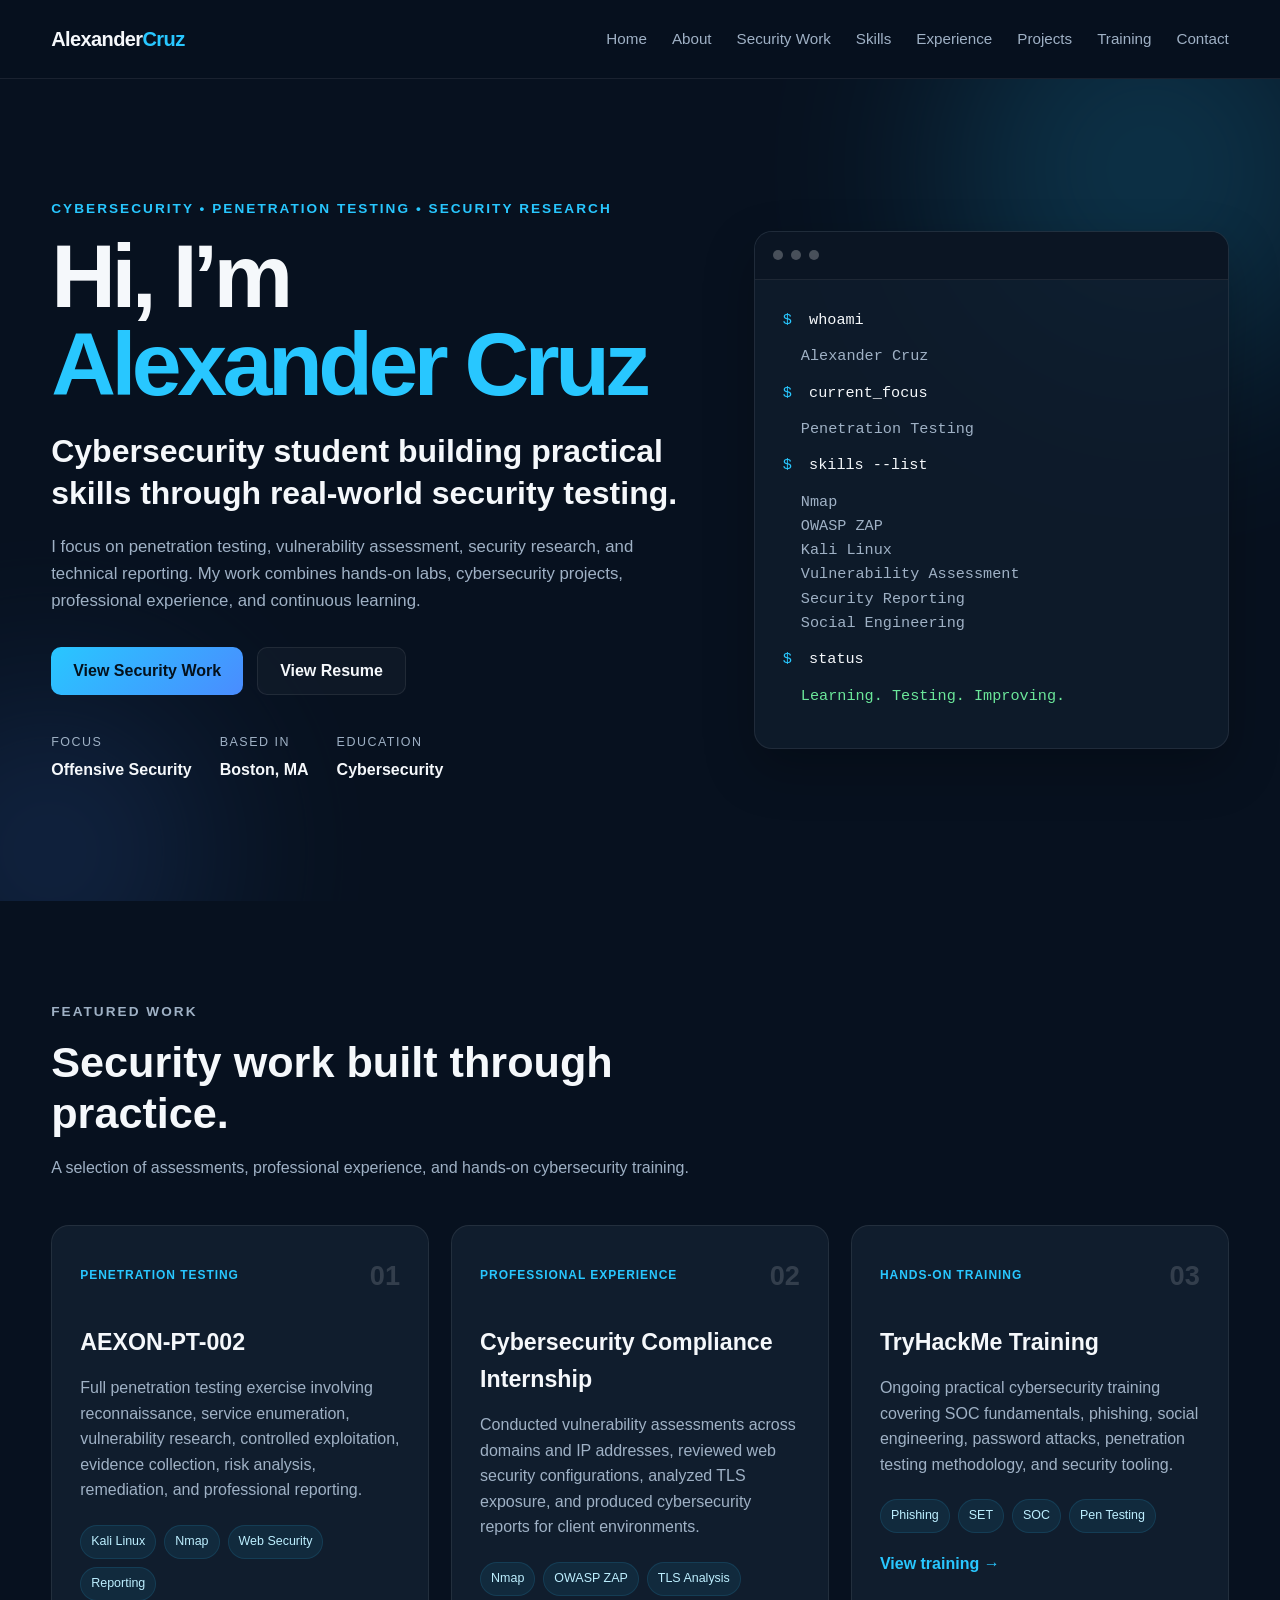
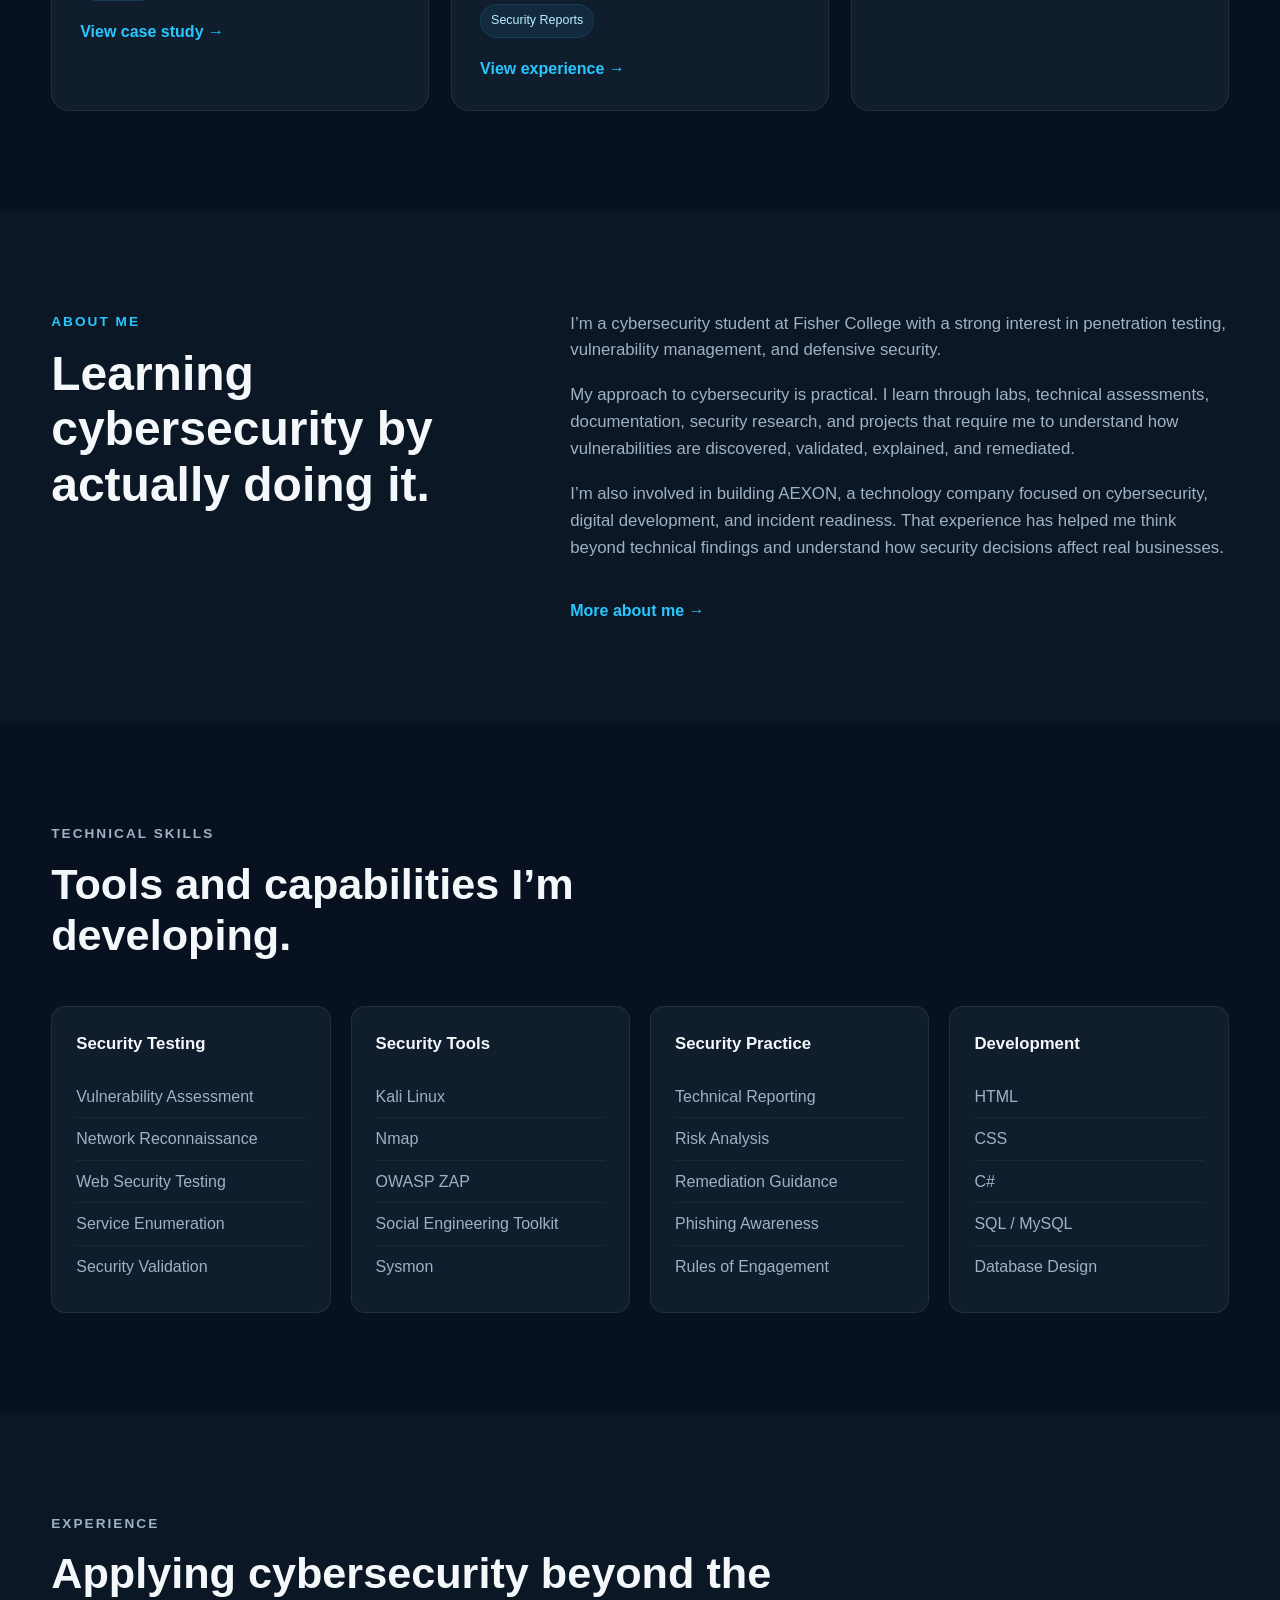
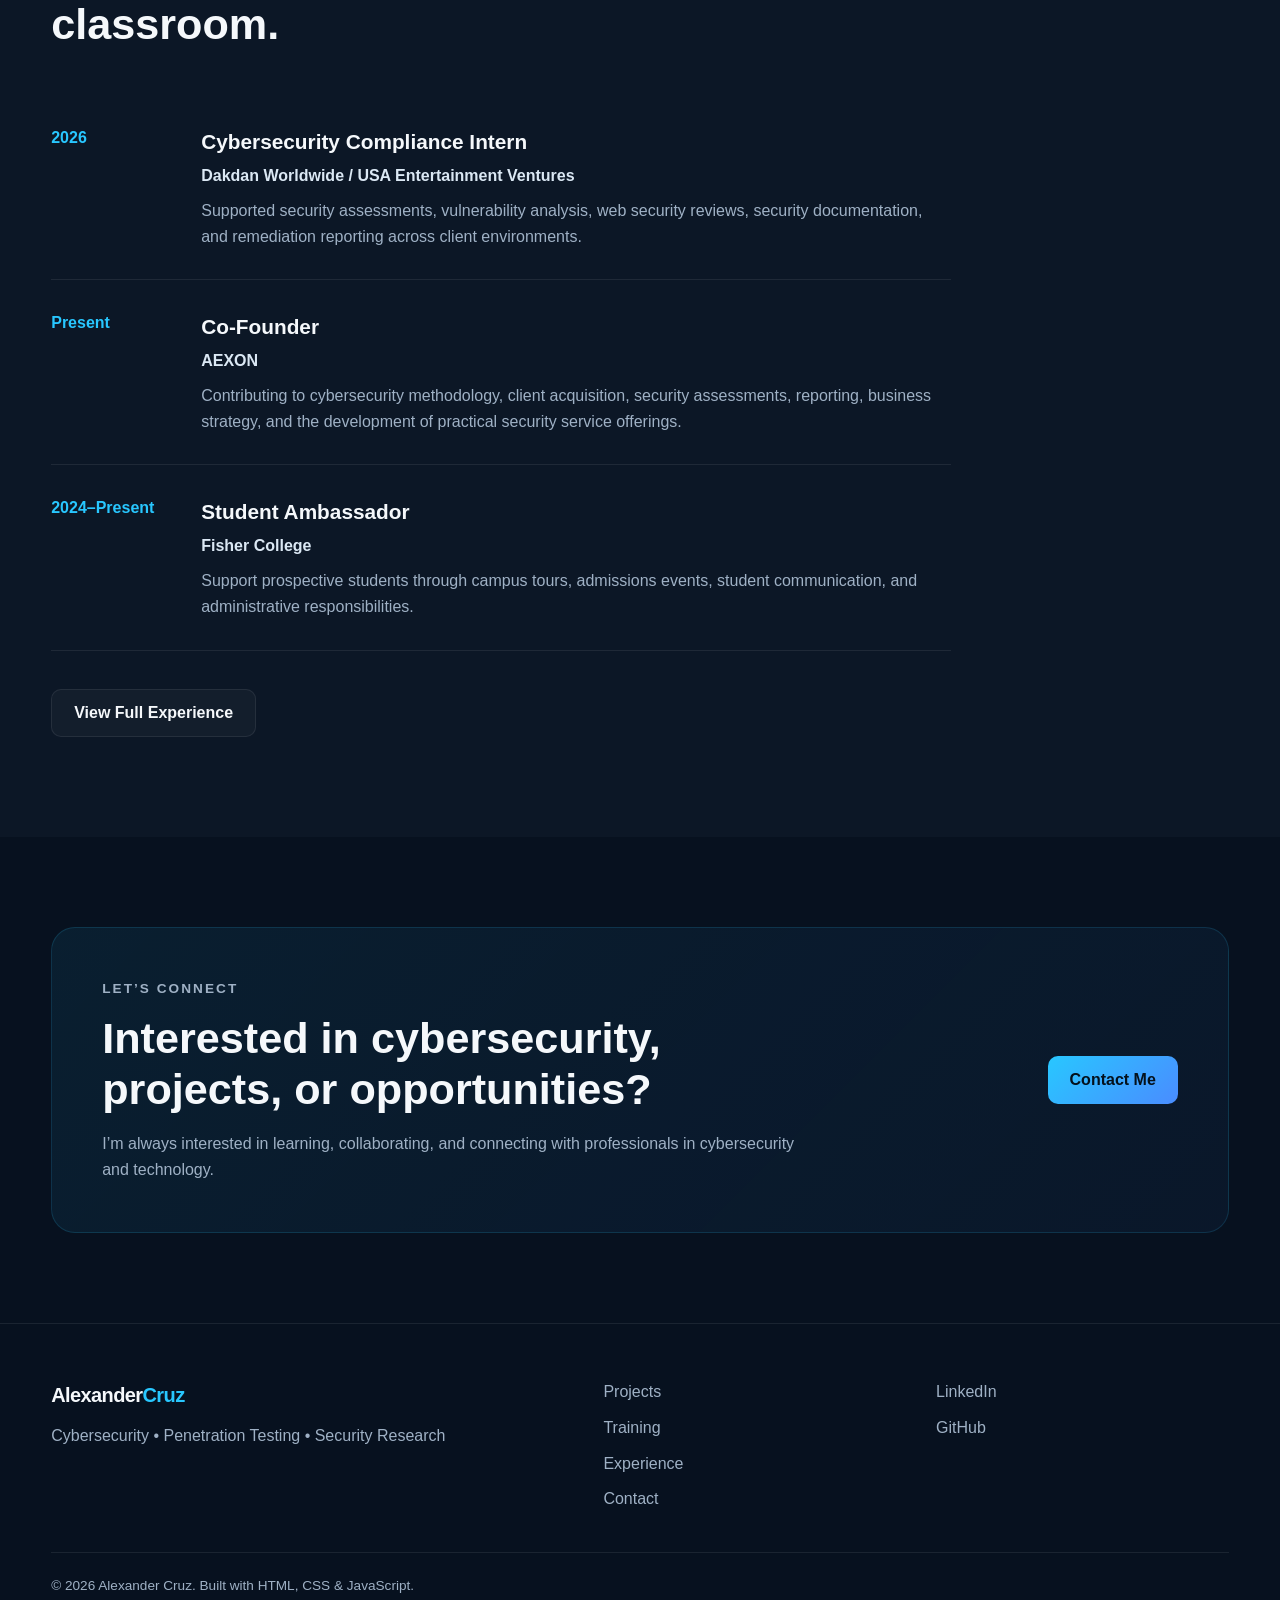
<file: index.html>
<!DOCTYPE html>
<html lang="en">
<head>
  <meta charset="UTF-8" />
  <meta name="viewport" content="width=device-width, initial-scale=1.0" />

  <title>Alexander Cruz | Cybersecurity Portfolio</title>

  <meta
    name="description"
    content="Cybersecurity portfolio of Alexander Cruz — cybersecurity student, penetration testing enthusiast, and security practitioner focused on vulnerability assessment, security research, and hands-on projects."
  />

  <link rel="stylesheet" href="css/style.css" />
</head>

<body>

  <!-- =========================
       HEADER / NAVIGATION
  ========================== -->
  <header class="site-header">
    <div class="container nav-container">

      <a href="index.html" class="logo">
        Alexander<span>Cruz</span>
      </a>

      <nav class="main-nav" id="mainNav">
        <a href="#home">Home</a>
        <a href="about.html">About</a>
        <a href="#work">Security Work</a>
        <a href="#skills">Skills</a>
        <a href="experience.html">Experience</a>
        <a href="projects.html">Projects</a>
        <a href="training.html">Training</a>
        <a href="contact.html">Contact</a>
      </nav>

      <button
        class="menu-toggle"
        id="menuToggle"
        aria-label="Open navigation menu"
      >
        ☰
      </button>

    </div>
  </header>


  <main>

    <!-- =========================
         HERO
    ========================== -->
    <section class="hero" id="home">

      <div class="hero-glow hero-glow-one"></div>
      <div class="hero-glow hero-glow-two"></div>

      <div class="container hero-grid">

        <div class="hero-content">

          <p class="eyebrow">
            Cybersecurity • Penetration Testing • Security Research
          </p>

          <h1>
            Hi, I’m
            <span>Alexander Cruz</span>
          </h1>

          <h2>
            Cybersecurity student building practical skills through
            real-world security testing.
          </h2>

          <p class="hero-description">
            I focus on penetration testing, vulnerability assessment,
            security research, and technical reporting. My work combines
            hands-on labs, cybersecurity projects, professional experience,
            and continuous learning.
          </p>

          <div class="hero-actions">
            <a href="#work" class="btn btn-primary">
              View Security Work
            </a>

            <!-- Replace this link when your final resume PDF is added -->
         <a
 href="assets/resume/Alexander_Cruz_Menendez_Cybersecurity_Resume.pdf"
  class="btn btn-secondary"
  target="_blank"
>
  View Resume
</a>
          </div>

          <div class="hero-meta">

            <div class="meta-item">
              <span class="meta-label">Focus</span>
              <strong>Offensive Security</strong>
            </div>

            <div class="meta-item">
              <span class="meta-label">Based In</span>
              <strong>Boston, MA</strong>
            </div>

            <div class="meta-item">
              <span class="meta-label">Education</span>
              <strong>Cybersecurity</strong>
            </div>

          </div>

        </div>


        <div class="hero-card">

          <div class="terminal-header">
            <span></span>
            <span></span>
            <span></span>
          </div>

          <div class="terminal-body">

            <p>
              <span class="terminal-prompt">$</span>
              whoami
            </p>

            <p class="terminal-output">
              Alexander Cruz
            </p>

            <p>
              <span class="terminal-prompt">$</span>
              current_focus
            </p>

            <p class="terminal-output">
              Penetration Testing
            </p>

            <p>
              <span class="terminal-prompt">$</span>
              skills --list
            </p>

            <p class="terminal-output">
              Nmap<br>
              OWASP ZAP<br>
              Kali Linux<br>
              Vulnerability Assessment<br>
              Security Reporting<br>
              Social Engineering
            </p>

            <p>
              <span class="terminal-prompt">$</span>
              status
            </p>

            <p class="terminal-output status-online">
              Learning. Testing. Improving.
            </p>

          </div>

        </div>

      </div>

    </section>


    <!-- =========================
         FEATURED SECURITY WORK
    ========================== -->
    <section class="section" id="work">

      <div class="container">

        <div class="section-heading">

          <p class="eyebrow">
            Featured Work
          </p>

          <h2>
            Security work built through practice.
          </h2>

          <p>
            A selection of assessments, professional experience,
            and hands-on cybersecurity training.
          </p>

        </div>


        <div class="cards-grid">

          <!-- AEXON PT-002 -->
          <article class="project-card">

            <div class="project-top">

              <span class="project-tag">
                Penetration Testing
              </span>

              <span class="project-number">
                01
              </span>

            </div>

            <h3>
              AEXON-PT-002
            </h3>

            <p>
              Full penetration testing exercise involving reconnaissance,
              service enumeration, vulnerability research, controlled
              exploitation, evidence collection, risk analysis,
              remediation, and professional reporting.
            </p>

            <div class="project-tech">
              <span>Kali Linux</span>
              <span>Nmap</span>
              <span>Web Security</span>
              <span>Reporting</span>
            </div>

            <a
  href="https://github.com/alexander-cruz-m/AEXON-PT-002"
  class="text-link"
  target="_blank"
  rel="noopener noreferrer"
>
  View case study →
</a>

          </article>


          <!-- Internship -->
          <article class="project-card">

            <div class="project-top">

              <span class="project-tag">
                Professional Experience
              </span>

              <span class="project-number">
                02
              </span>

            </div>

            <h3>
              Cybersecurity Compliance Internship
            </h3>

            <p>
              Conducted vulnerability assessments across domains and
              IP addresses, reviewed web security configurations,
              analyzed TLS exposure, and produced cybersecurity
              reports for client environments.
            </p>

            <div class="project-tech">
              <span>Nmap</span>
              <span>OWASP ZAP</span>
              <span>TLS Analysis</span>
              <span>Security Reports</span>
            </div>

            <a href="experience.html" class="text-link">
              View experience →
            </a>

          </article>


          <!-- TryHackMe -->
          <article class="project-card">

            <div class="project-top">

              <span class="project-tag">
                Hands-On Training
              </span>

              <span class="project-number">
                03
              </span>

            </div>

            <h3>
              TryHackMe Training
            </h3>

            <p>
              Ongoing practical cybersecurity training covering SOC
              fundamentals, phishing, social engineering, password
              attacks, penetration testing methodology, and security
              tooling.
            </p>

            <div class="project-tech">
              <span>Phishing</span>
              <span>SET</span>
              <span>SOC</span>
              <span>Pen Testing</span>
            </div>

            <a href="training.html" class="text-link">
              View training →
            </a>

          </article>

        </div>

      </div>

    </section>


    <!-- =========================
         ABOUT
    ========================== -->
    <section class="section section-dark" id="about">

      <div class="container about-grid">

        <div class="about-left">

          <p class="eyebrow">
            About Me
          </p>

          <h2>
            Learning cybersecurity by actually doing it.
          </h2>

        </div>


        <div class="about-right">

          <p>
            I’m a cybersecurity student at Fisher College with a strong
            interest in penetration testing, vulnerability management,
            and defensive security.
          </p>

          <p>
            My approach to cybersecurity is practical. I learn through
            labs, technical assessments, documentation, security
            research, and projects that require me to understand how
            vulnerabilities are discovered, validated, explained, and
            remediated.
          </p>

          <p>
            I’m also involved in building AEXON, a technology company
            focused on cybersecurity, digital development, and incident
            readiness. That experience has helped me think beyond
            technical findings and understand how security decisions
            affect real businesses.
          </p>

          <a href="about.html" class="text-link">
            More about me →
          </a>

        </div>

      </div>

    </section>


    <!-- =========================
         SKILLS
    ========================== -->
    <section class="section" id="skills">

      <div class="container">

        <div class="section-heading">

          <p class="eyebrow">
            Technical Skills
          </p>

          <h2>
            Tools and capabilities I’m developing.
          </h2>

        </div>


        <div class="skills-grid">

          <div class="skill-group">

            <h3>
              Security Testing
            </h3>

            <ul>
              <li>Vulnerability Assessment</li>
              <li>Network Reconnaissance</li>
              <li>Web Security Testing</li>
              <li>Service Enumeration</li>
              <li>Security Validation</li>
            </ul>

          </div>


          <div class="skill-group">

            <h3>
              Security Tools
            </h3>

            <ul>
              <li>Kali Linux</li>
              <li>Nmap</li>
              <li>OWASP ZAP</li>
              <li>Social Engineering Toolkit</li>
              <li>Sysmon</li>
            </ul>

          </div>


          <div class="skill-group">

            <h3>
              Security Practice
            </h3>

            <ul>
              <li>Technical Reporting</li>
              <li>Risk Analysis</li>
              <li>Remediation Guidance</li>
              <li>Phishing Awareness</li>
              <li>Rules of Engagement</li>
            </ul>

          </div>


          <div class="skill-group">

            <h3>
              Development
            </h3>

            <ul>
              <li>HTML</li>
              <li>CSS</li>
              <li>C#</li>
              <li>SQL / MySQL</li>
              <li>Database Design</li>
            </ul>

          </div>

        </div>

      </div>

    </section>


    <!-- =========================
         EXPERIENCE PREVIEW
    ========================== -->
    <section class="section section-dark" id="experience">

      <div class="container">

        <div class="section-heading">

          <p class="eyebrow">
            Experience
          </p>

          <h2>
            Applying cybersecurity beyond the classroom.
          </h2>

        </div>


        <div class="timeline">

          <div class="timeline-item">

            <div class="timeline-year">
              2026
            </div>

            <div class="timeline-content">

              <h3>
                Cybersecurity Compliance Intern
              </h3>

              <p class="timeline-company">
                Dakdan Worldwide / USA Entertainment Ventures
              </p>

              <p>
                Supported security assessments, vulnerability analysis,
                web security reviews, security documentation, and
                remediation reporting across client environments.
              </p>

            </div>

          </div>


          <div class="timeline-item">

            <div class="timeline-year">
              Present
            </div>

            <div class="timeline-content">

              <h3>
                Co-Founder
              </h3>

              <p class="timeline-company">
                AEXON
              </p>

              <p>
                Contributing to cybersecurity methodology, client
                acquisition, security assessments, reporting, business
                strategy, and the development of practical security
                service offerings.
              </p>

            </div>

          </div>


          <div class="timeline-item">

            <div class="timeline-year">
              2024–Present
            </div>

            <div class="timeline-content">

              <h3>
                Student Ambassador
              </h3>

              <p class="timeline-company">
                Fisher College
              </p>

              <p>
                Support prospective students through campus tours,
                admissions events, student communication, and
                administrative responsibilities.
              </p>

            </div>

          </div>

        </div>


        <div class="section-action">

          <a href="experience.html" class="btn btn-secondary">
            View Full Experience
          </a>

        </div>

      </div>

    </section>


    <!-- =========================
         CONTACT CTA
    ========================== -->
    <section class="cta-section">

      <div class="container">

        <div class="cta-box">

          <div>

            <p class="eyebrow">
              Let’s Connect
            </p>

            <h2>
              Interested in cybersecurity, projects, or opportunities?
            </h2>

            <p>
              I’m always interested in learning, collaborating, and
              connecting with professionals in cybersecurity and
              technology.
            </p>

          </div>

          <div class="cta-actions">

            <a href="contact.html" class="btn btn-primary">
              Contact Me
            </a>

          </div>

        </div>

      </div>

    </section>

  </main>


  <!-- =========================
       FOOTER
  ========================== -->
  <footer class="site-footer">

    <div class="container footer-grid">

      <div>

        <a href="index.html" class="logo footer-logo">
          Alexander<span>Cruz</span>
        </a>

        <p>
          Cybersecurity • Penetration Testing • Security Research
        </p>

      </div>


      <div class="footer-links">

        <a href="projects.html">
          Projects
        </a>

        <a href="training.html">
          Training
        </a>

        <a href="experience.html">
          Experience
        </a>

        <a href="contact.html">
          Contact
        </a>

      </div>


      <div class="footer-social">

        <!-- Replace # with your real links -->
        <a
  href="https://www.linkedin.com/in/alexander-cruz-m"
  target="_blank"
  rel="noopener noreferrer"
>
  LinkedIn
</a>

<a
  href="https://github.com/alexander-cruz-m"
  target="_blank"
  rel="noopener noreferrer"
>
  GitHub
</a>

      </div>

    </div>


    <div class="container footer-bottom">

      <p>
        © 2026 Alexander Cruz. Built with HTML, CSS & JavaScript.
      </p>

    </div>

  </footer>


  <script src="js/main.js"></script>

</body>
</html>
</file>
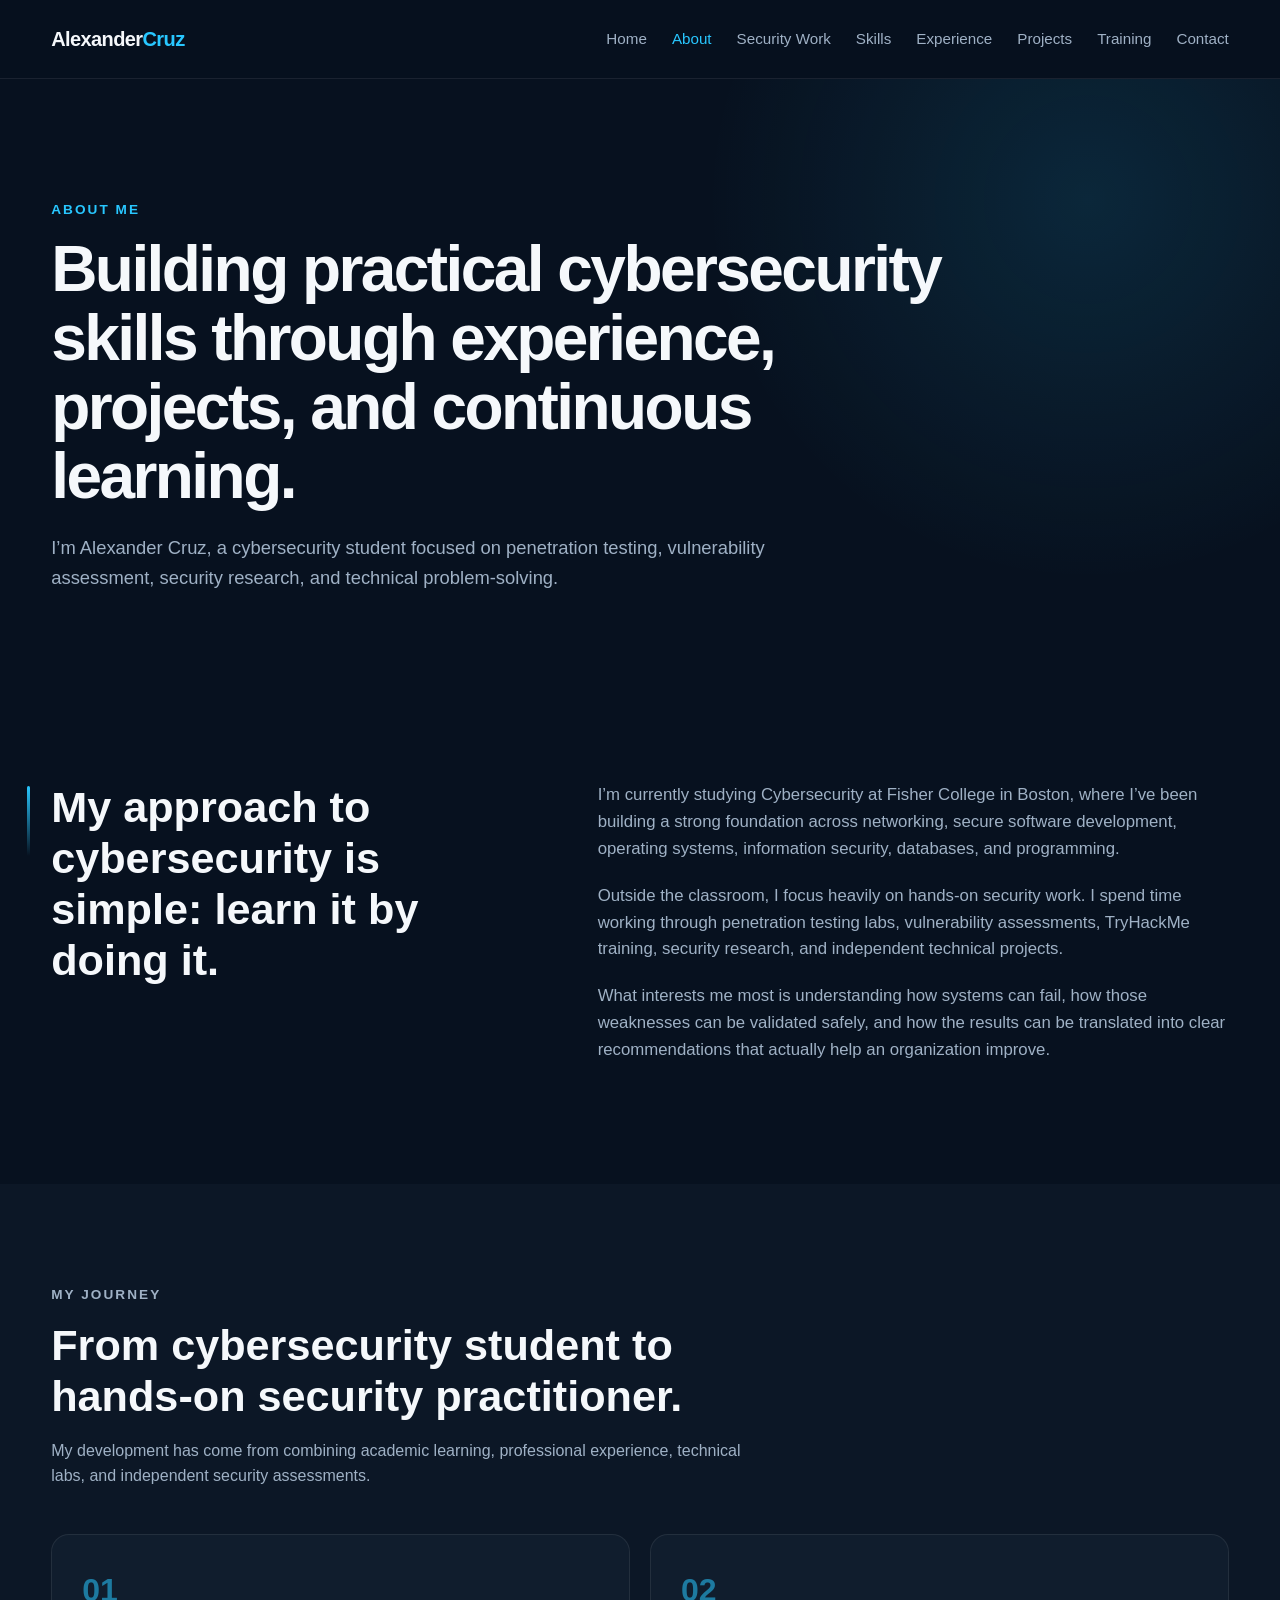
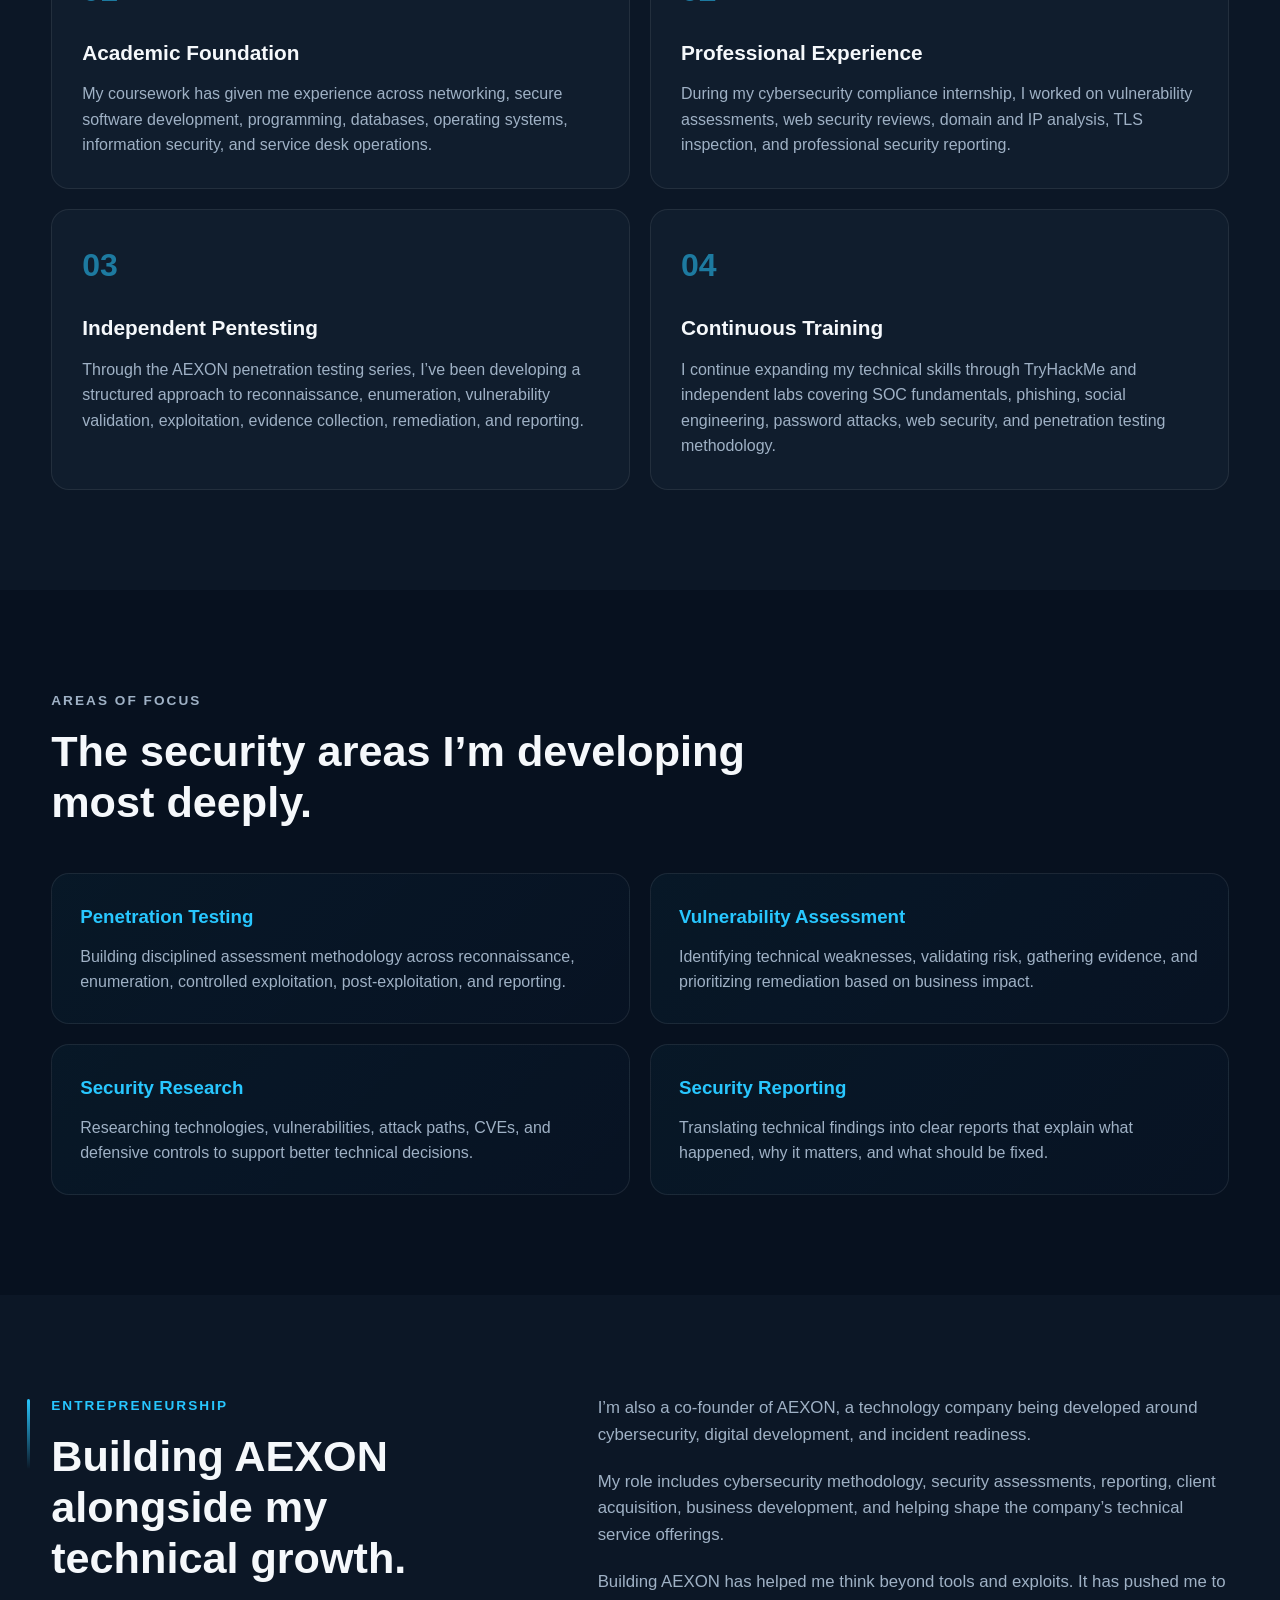
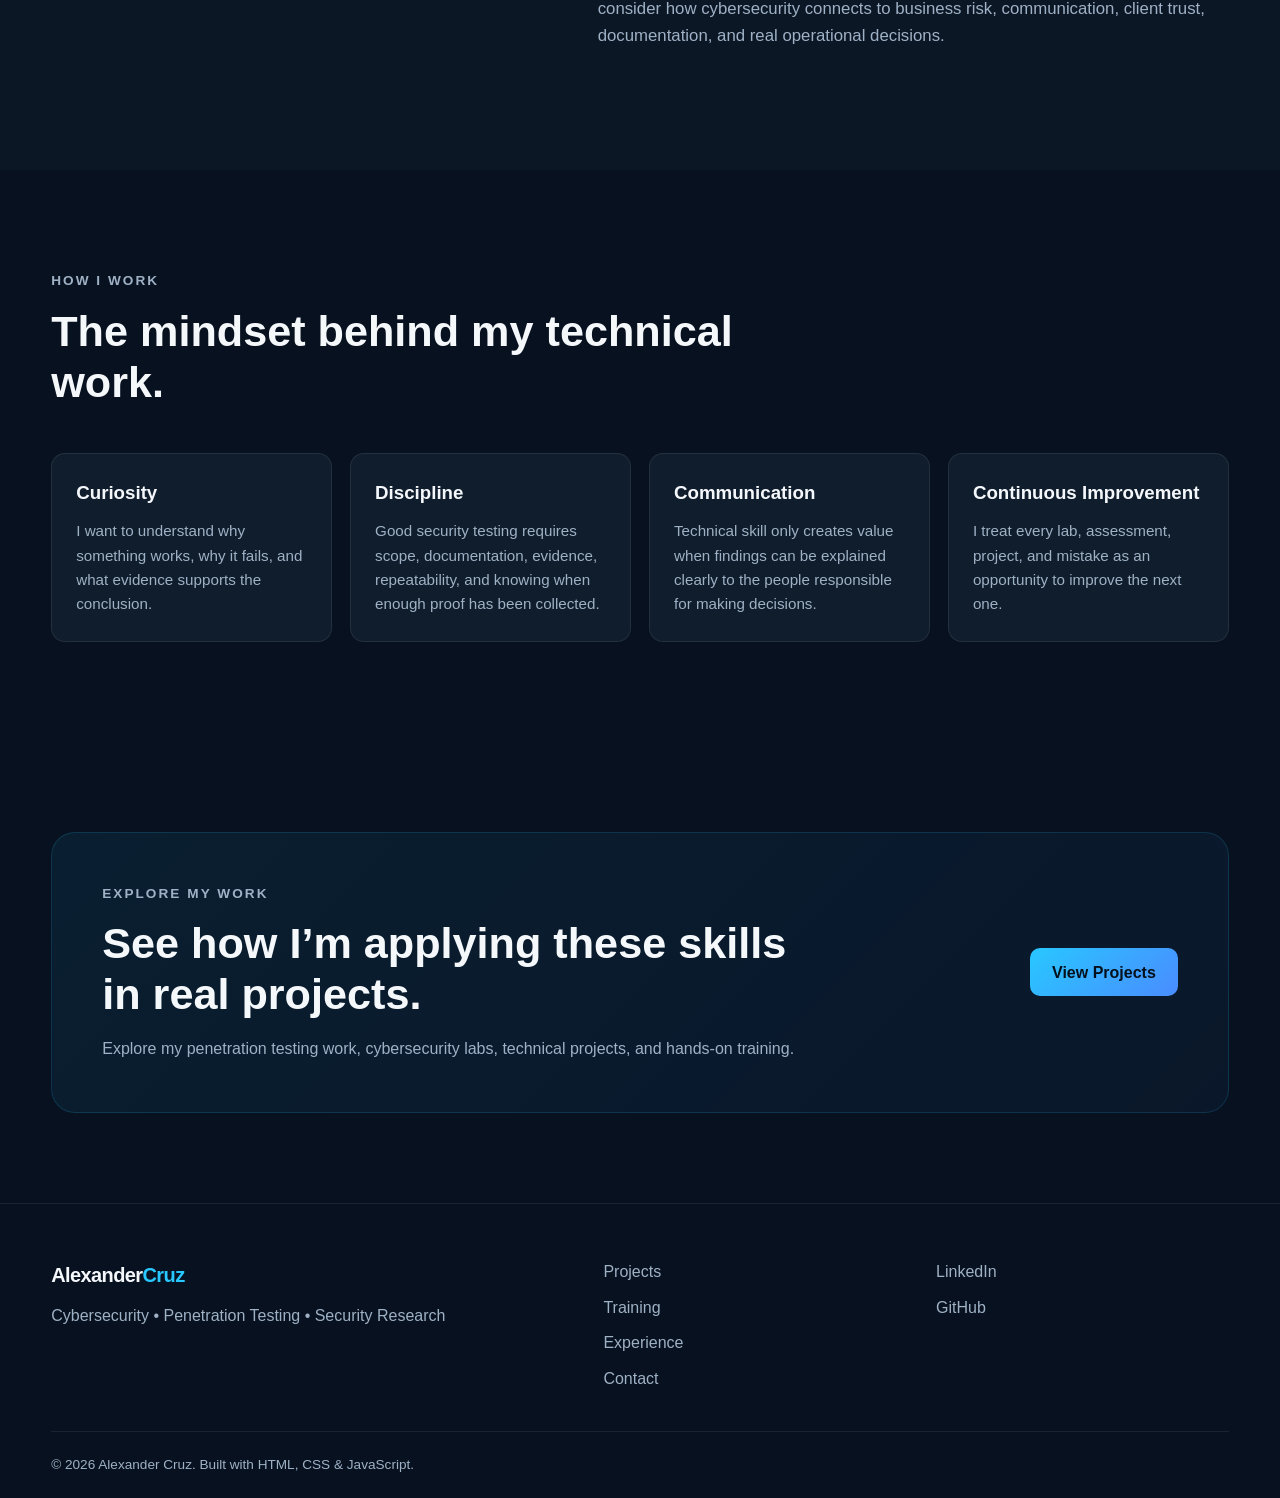
<file: about.html>
<!DOCTYPE html>
<html lang="en">
<head>
  <meta charset="UTF-8" />
  <meta name="viewport" content="width=device-width, initial-scale=1.0" />

  <title>About | Alexander Cruz</title>

  <meta
    name="description"
    content="Learn more about Alexander Cruz, a cybersecurity student focused on penetration testing, vulnerability assessment, security research, and hands-on technical development."
  />

  <link rel="stylesheet" href="css/style.css" />
</head>

<body>

  <!-- =========================
       HEADER / NAVIGATION
  ========================== -->
  <header class="site-header">
    <div class="container nav-container">

      <a href="index.html" class="logo">
        Alexander<span>Cruz</span>
      </a>

      <nav class="main-nav" id="mainNav">
        <a href="index.html">Home</a>
        <a href="about.html" class="active-link">About</a>        
        <a href="index.html#work">Security Work</a>
        <a href="index.html#skills">Skills</a>
        <a href="experience.html">Experience</a>
        <a href="projects.html">Projects</a>
        <a href="training.html">Training</a>
        <a href="contact.html">Contact</a>
      </nav>

      <button
        class="menu-toggle"
        id="menuToggle"
        aria-label="Open navigation menu"
      >
        ☰
      </button>

    </div>
  </header>


  <main>

    <!-- =========================
         ABOUT HERO
    ========================== -->
    <section class="page-hero">

      <div class="container">

        <p class="eyebrow">
          About Me
        </p>

        <h1>
          Building practical cybersecurity skills
          through experience, projects, and continuous learning.
        </h1>

        <p class="page-hero-description">
          I’m Alexander Cruz, a cybersecurity student focused on
          penetration testing, vulnerability assessment, security
          research, and technical problem-solving.
        </p>

      </div>

    </section>


    <!-- =========================
         INTRODUCTION
    ========================== -->
    <section class="section">

      <div class="container about-page-grid">

        <div class="about-page-left">

          <h2>
            My approach to cybersecurity is simple:
            learn it by doing it.
          </h2>

        </div>


        <div class="about-page-right">

          <p>
            I’m currently studying Cybersecurity at Fisher College in
            Boston, where I’ve been building a strong foundation across
            networking, secure software development, operating systems,
            information security, databases, and programming.
          </p>

          <p>
            Outside the classroom, I focus heavily on hands-on security
            work. I spend time working through penetration testing labs,
            vulnerability assessments, TryHackMe training, security
            research, and independent technical projects.
          </p>

          <p>
            What interests me most is understanding how systems can fail,
            how those weaknesses can be validated safely, and how the
            results can be translated into clear recommendations that
            actually help an organization improve.
          </p>

        </div>

      </div>

    </section>


    <!-- =========================
         SECURITY JOURNEY
    ========================== -->
    <section class="section section-dark">

      <div class="container">

        <div class="section-heading">

          <p class="eyebrow">
            My Journey
          </p>

          <h2>
            From cybersecurity student to hands-on security practitioner.
          </h2>

          <p>
            My development has come from combining academic learning,
            professional experience, technical labs, and independent
            security assessments.
          </p>

        </div>


        <div class="journey-grid">

          <div class="journey-card">

            <span class="journey-number">
              01
            </span>

            <h3>
              Academic Foundation
            </h3>

            <p>
              My coursework has given me experience across networking,
              secure software development, programming, databases,
              operating systems, information security, and service desk
              operations.
            </p>

          </div>


          <div class="journey-card">

            <span class="journey-number">
              02
            </span>

            <h3>
              Professional Experience
            </h3>

            <p>
              During my cybersecurity compliance internship, I worked on
              vulnerability assessments, web security reviews, domain and
              IP analysis, TLS inspection, and professional security
              reporting.
            </p>

          </div>


          <div class="journey-card">

            <span class="journey-number">
              03
            </span>

            <h3>
              Independent Pentesting
            </h3>

            <p>
              Through the AEXON penetration testing series, I’ve been
              developing a structured approach to reconnaissance,
              enumeration, vulnerability validation, exploitation,
              evidence collection, remediation, and reporting.
            </p>

          </div>


          <div class="journey-card">

            <span class="journey-number">
              04
            </span>

            <h3>
              Continuous Training
            </h3>

            <p>
              I continue expanding my technical skills through TryHackMe
              and independent labs covering SOC fundamentals, phishing,
              social engineering, password attacks, web security, and
              penetration testing methodology.
            </p>

          </div>

        </div>

      </div>

    </section>


    <!-- =========================
         WHAT I FOCUS ON
    ========================== -->
    <section class="section">

      <div class="container">

        <div class="section-heading">

          <p class="eyebrow">
            Areas of Focus
          </p>

          <h2>
            The security areas I’m developing most deeply.
          </h2>

        </div>


        <div class="focus-grid">

          <div class="focus-card">

            <h3>
              Penetration Testing
            </h3>

            <p>
              Building disciplined assessment methodology across
              reconnaissance, enumeration, controlled exploitation,
              post-exploitation, and reporting.
            </p>

          </div>


          <div class="focus-card">

            <h3>
              Vulnerability Assessment
            </h3>

            <p>
              Identifying technical weaknesses, validating risk, gathering
              evidence, and prioritizing remediation based on business
              impact.
            </p>

          </div>


          <div class="focus-card">

            <h3>
              Security Research
            </h3>

            <p>
              Researching technologies, vulnerabilities, attack paths,
              CVEs, and defensive controls to support better technical
              decisions.
            </p>

          </div>


          <div class="focus-card">

            <h3>
              Security Reporting
            </h3>

            <p>
              Translating technical findings into clear reports that
              explain what happened, why it matters, and what should be
              fixed.
            </p>

          </div>

        </div>

      </div>

    </section>


    <!-- =========================
         AEXON
    ========================== -->
    <section class="section section-dark">

      <div class="container about-page-grid">

        <div class="about-page-left">

          <p class="eyebrow">
            Entrepreneurship
          </p>

          <h2>
            Building AEXON alongside my technical growth.
          </h2>

        </div>


        <div class="about-page-right">

          <p>
            I’m also a co-founder of AEXON, a technology company being
            developed around cybersecurity, digital development, and
            incident readiness.
          </p>

          <p>
            My role includes cybersecurity methodology, security
            assessments, reporting, client acquisition, business
            development, and helping shape the company’s technical
            service offerings.
          </p>

          <p>
            Building AEXON has helped me think beyond tools and exploits.
            It has pushed me to consider how cybersecurity connects to
            business risk, communication, client trust, documentation,
            and real operational decisions.
          </p>

        </div>

      </div>

    </section>


    <!-- =========================
         VALUES / MINDSET
    ========================== -->
    <section class="section">

      <div class="container">

        <div class="section-heading">

          <p class="eyebrow">
            How I Work
          </p>

          <h2>
            The mindset behind my technical work.
          </h2>

        </div>


        <div class="values-grid">

          <div class="value-card">
            <h3>
              Curiosity
            </h3>

            <p>
              I want to understand why something works, why it fails,
              and what evidence supports the conclusion.
            </p>
          </div>


          <div class="value-card">
            <h3>
              Discipline
            </h3>

            <p>
              Good security testing requires scope, documentation,
              evidence, repeatability, and knowing when enough proof
              has been collected.
            </p>
          </div>


          <div class="value-card">
            <h3>
              Communication
            </h3>

            <p>
              Technical skill only creates value when findings can be
              explained clearly to the people responsible for making
              decisions.
            </p>
          </div>


          <div class="value-card">
            <h3>
              Continuous Improvement
            </h3>

            <p>
              I treat every lab, assessment, project, and mistake as an
              opportunity to improve the next one.
            </p>
          </div>

        </div>

      </div>

    </section>


    <!-- =========================
         NEXT STEP CTA
    ========================== -->
    <section class="cta-section">

      <div class="container">

        <div class="cta-box">

          <div>

            <p class="eyebrow">
              Explore My Work
            </p>

            <h2>
              See how I’m applying these skills in real projects.
            </h2>

            <p>
              Explore my penetration testing work, cybersecurity labs,
              technical projects, and hands-on training.
            </p>

          </div>

          <div class="cta-actions">

            <a href="projects.html" class="btn btn-primary">
              View Projects
            </a>

          </div>

        </div>

      </div>

    </section>

  </main>


  <!-- =========================
       FOOTER
  ========================== -->
  <footer class="site-footer">

    <div class="container footer-grid">

      <div>

        <a href="index.html" class="logo footer-logo">
          Alexander<span>Cruz</span>
        </a>

        <p>
          Cybersecurity • Penetration Testing • Security Research
        </p>

      </div>


      <div class="footer-links">

        <a href="projects.html">
          Projects
        </a>

        <a href="training.html">
          Training
        </a>

        <a href="experience.html">
          Experience
        </a>

        <a href="contact.html">
          Contact
        </a>

      </div>


      <div class="footer-social">

        <!-- Replace # with your real URLs -->
        <a
  href="https://www.linkedin.com/in/alexander-cruz-m"
  target="_blank"
  rel="noopener noreferrer"
>
  LinkedIn
</a>

<a
  href="https://github.com/alexander-cruz-m"
  target="_blank"
  rel="noopener noreferrer"
>
  GitHub
</a>

      </div>

    </div>


    <div class="container footer-bottom">

      <p>
        © 2026 Alexander Cruz. Built with HTML, CSS & JavaScript.
      </p>

    </div>

  </footer>


  <script src="js/main.js"></script>

</body>
</html>
</file>
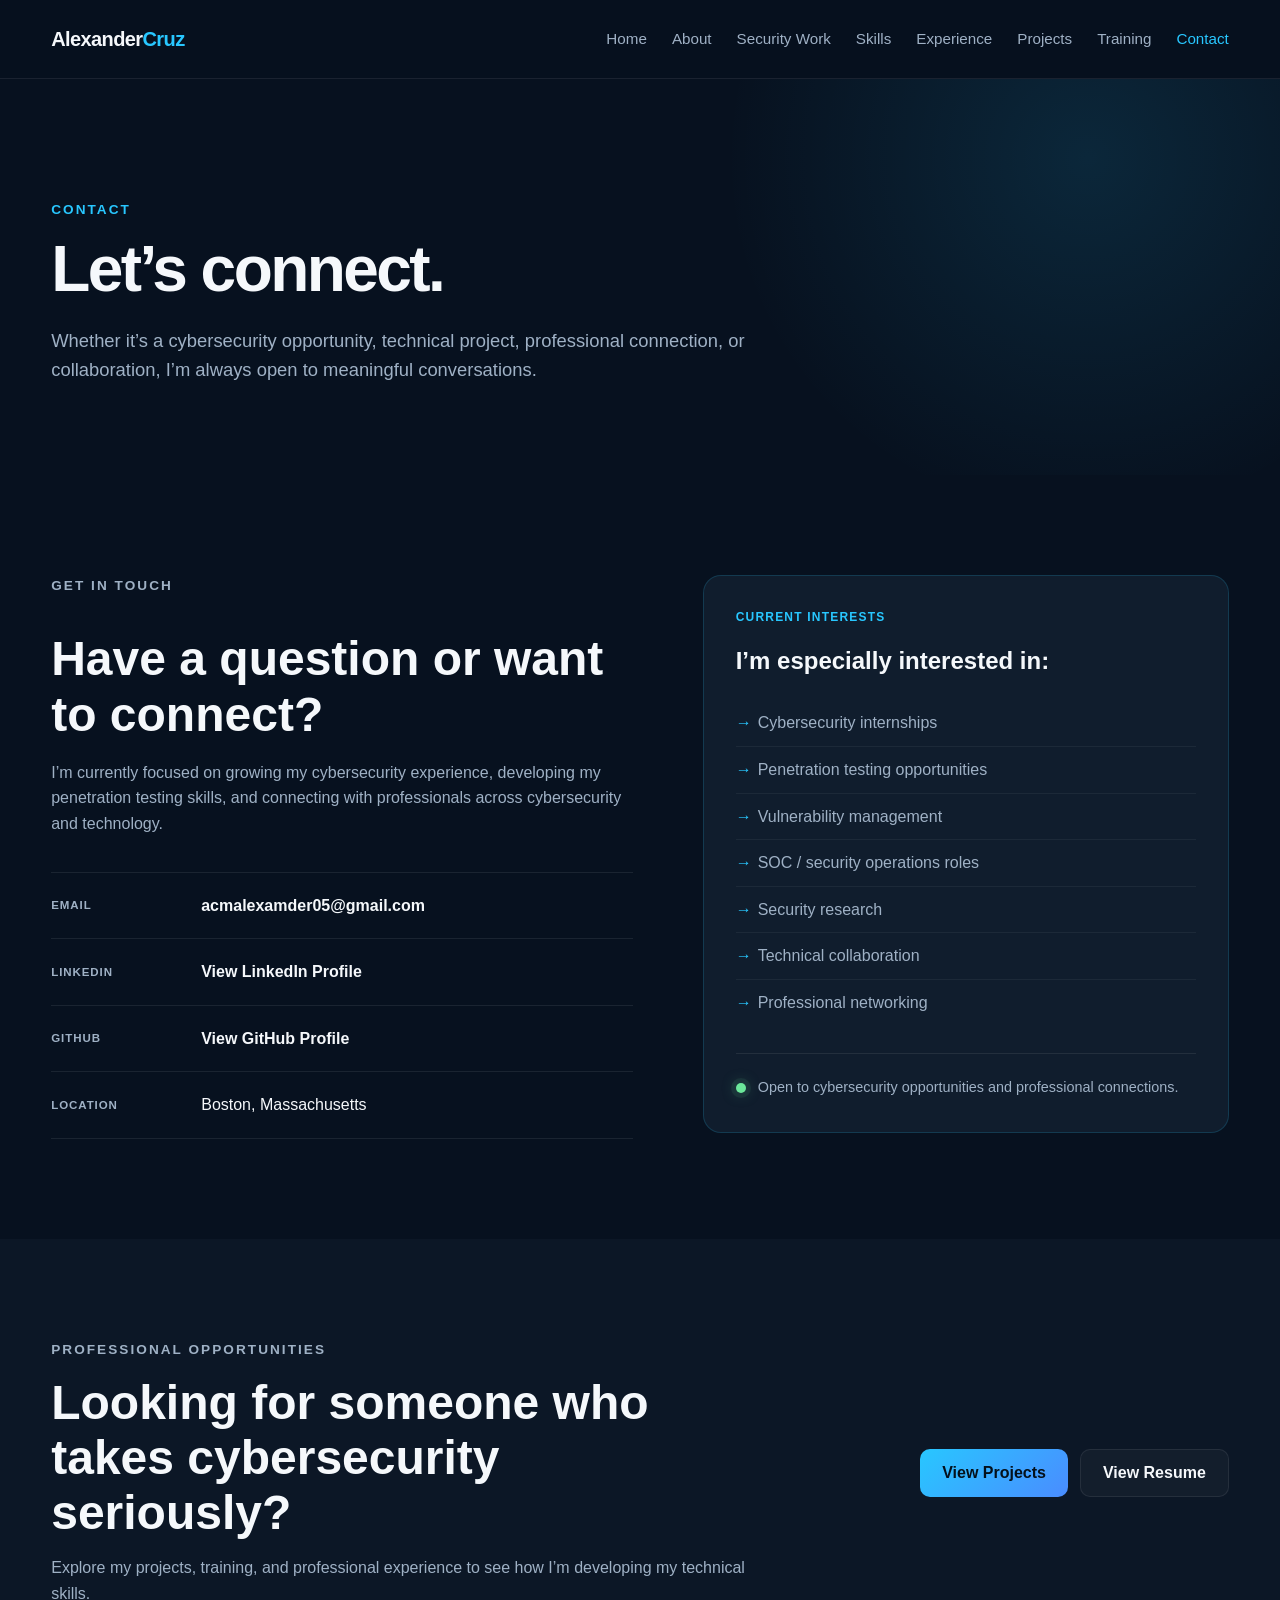
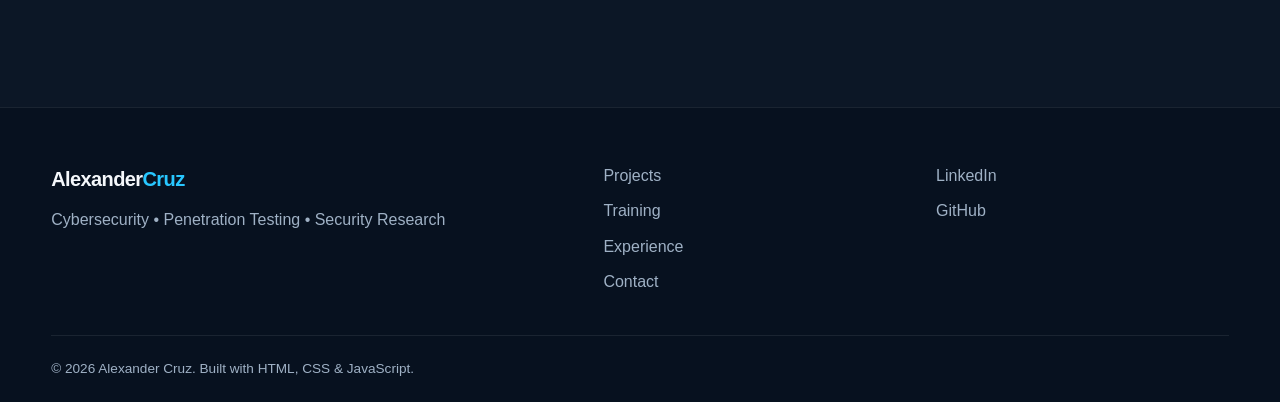
<file: contact.html>
<!DOCTYPE html>
<html lang="en">
<head>
  <meta charset="UTF-8" />
  <meta name="viewport" content="width=device-width, initial-scale=1.0" />

  <title>Contact | Alexander Cruz</title>

  <meta
    name="description"
    content="Contact Alexander Cruz for cybersecurity opportunities, technical projects, professional networking, and collaboration."
  />

  <link rel="stylesheet" href="css/style.css" />
</head>

<body>

  <!-- HEADER -->
  <header class="site-header">
    <div class="container nav-container">

      <a href="index.html" class="logo">
        Alexander<span>Cruz</span>
      </a>

      <nav class="main-nav" id="mainNav">
        <a href="index.html">Home</a>
        <a href="about.html">About</a>
        <a href="index.html#work">Security Work</a>
        <a href="index.html#skills">Skills</a>
        <a href="experience.html">Experience</a>
        <a href="projects.html">Projects</a>
        <a href="training.html">Training</a>
        <a href="contact.html" class="active-link">Contact</a>
      </nav>

      <button
        class="menu-toggle"
        id="menuToggle"
        aria-label="Open navigation menu"
      >
        ☰
      </button>

    </div>
  </header>


  <main>

    <!-- HERO -->
    <section class="page-hero">

      <div class="container">

        <p class="eyebrow">
          Contact
        </p>

        <h1>
          Let’s connect.
        </h1>

        <p class="page-hero-description">
          Whether it’s a cybersecurity opportunity, technical project,
          professional connection, or collaboration, I’m always open
          to meaningful conversations.
        </p>

      </div>

    </section>


    <!-- CONTACT CONTENT -->
    <section class="section">

      <div class="container contact-grid">

        <!-- LEFT SIDE -->
        <div class="contact-info">

          <p class="eyebrow">
            Get In Touch
          </p>

          <h2>
            Have a question or want to connect?
          </h2>

          <p>
            I’m currently focused on growing my cybersecurity experience,
            developing my penetration testing skills, and connecting
            with professionals across cybersecurity and technology.
          </p>

          <div class="contact-methods">

            <div class="contact-method">

              <span class="contact-label">
                Email
              </span>

              <!-- Replace with your professional email -->
              <a href="mailto:acmalexamder05@gmail.com">
                acmalexamder05@gmail.com
              </a>

            </div>


            <div class="contact-method">

              <span class="contact-label">
                LinkedIn
              </span>

              <!-- Replace # with your real LinkedIn URL -->
              <a href="https://www.linkedin.com/in/alexander-cruz-m" target="_blank">
                View LinkedIn Profile
              </a>

            </div>


            <div class="contact-method">

              <span class="contact-label">
                GitHub
              </span>

              <!-- Replace # with your real GitHub URL -->
              <a href="https://github.com/alexander-cruz-m" target="_blank">
                View GitHub Profile
              </a>

            </div>


            <div class="contact-method">

              <span class="contact-label">
                Location
              </span>

              <p>
                Boston, Massachusetts
              </p>

            </div>

          </div>

        </div>


        <!-- RIGHT SIDE -->
        <div class="contact-panel">

          <span class="panel-label">
            Current Interests
          </span>

          <h3>
            I’m especially interested in:
          </h3>

          <ul>
            <li>Cybersecurity internships</li>
            <li>Penetration testing opportunities</li>
            <li>Vulnerability management</li>
            <li>SOC / security operations roles</li>
            <li>Security research</li>
            <li>Technical collaboration</li>
            <li>Professional networking</li>
          </ul>


          <div class="contact-status">

            <span class="status-dot"></span>

            <p>
              Open to cybersecurity opportunities and professional connections.
            </p>

          </div>

        </div>

      </div>

    </section>


    <!-- DIRECT CTA -->
    <section class="section section-dark">

      <div class="container">

        <div class="contact-cta">

          <div>

            <p class="eyebrow">
              Professional Opportunities
            </p>

            <h2>
              Looking for someone who takes cybersecurity seriously?
            </h2>

            <p>
              Explore my projects, training, and professional experience
              to see how I’m developing my technical skills.
            </p>

          </div>


          <div class="contact-cta-actions">

            <a href="projects.html" class="btn btn-primary">
              View Projects
            </a>

            <!-- Replace with your resume link -->
            <a
 href="assets/resume/Alexander_Cruz_Menendez_Cybersecurity_Resume.pdf"
  class="btn btn-secondary"
  target="_blank"
>
  View Resume
</a>

          </div>

        </div>

      </div>

    </section>

  </main>


  <!-- FOOTER -->
  <footer class="site-footer">

    <div class="container footer-grid">

      <div>

        <a href="index.html" class="logo footer-logo">
          Alexander<span>Cruz</span>
        </a>

        <p>
          Cybersecurity • Penetration Testing • Security Research
        </p>

      </div>


      <div class="footer-links">

        <a href="projects.html">Projects</a>
        <a href="training.html">Training</a>
        <a href="experience.html">Experience</a>
        <a href="contact.html">Contact</a>

      </div>


      <div class="footer-social">

       <a
  href="https://www.linkedin.com/in/alexander-cruz-m"
  target="_blank"
  rel="noopener noreferrer"
>
  LinkedIn
</a>

<a
  href="https://github.com/alexander-cruz-m"
  target="_blank"
  rel="noopener noreferrer"
>
  GitHub
</a>

      </div>

    </div>


    <div class="container footer-bottom">

      <p>
        © 2026 Alexander Cruz. Built with HTML, CSS & JavaScript.
      </p>

    </div>

  </footer>


  <script src="js/main.js"></script>

</body>
</html>
</file>
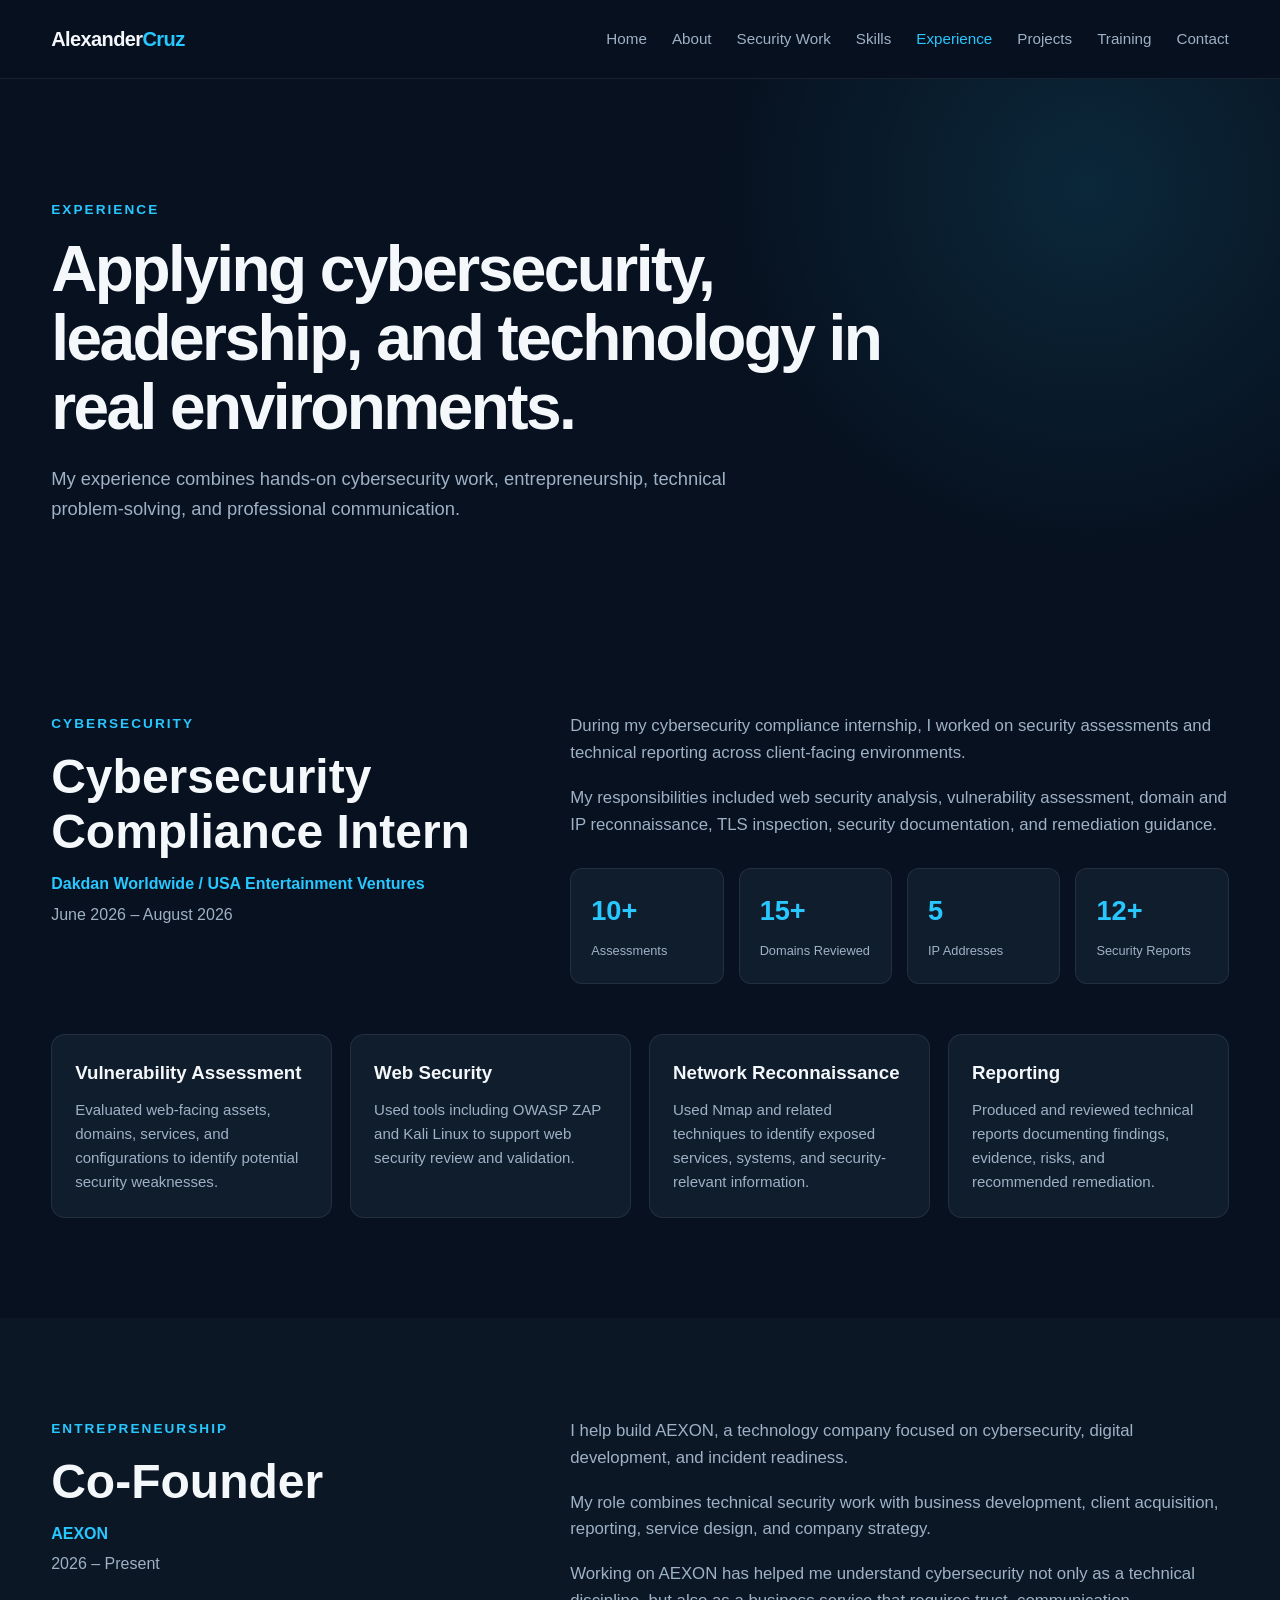
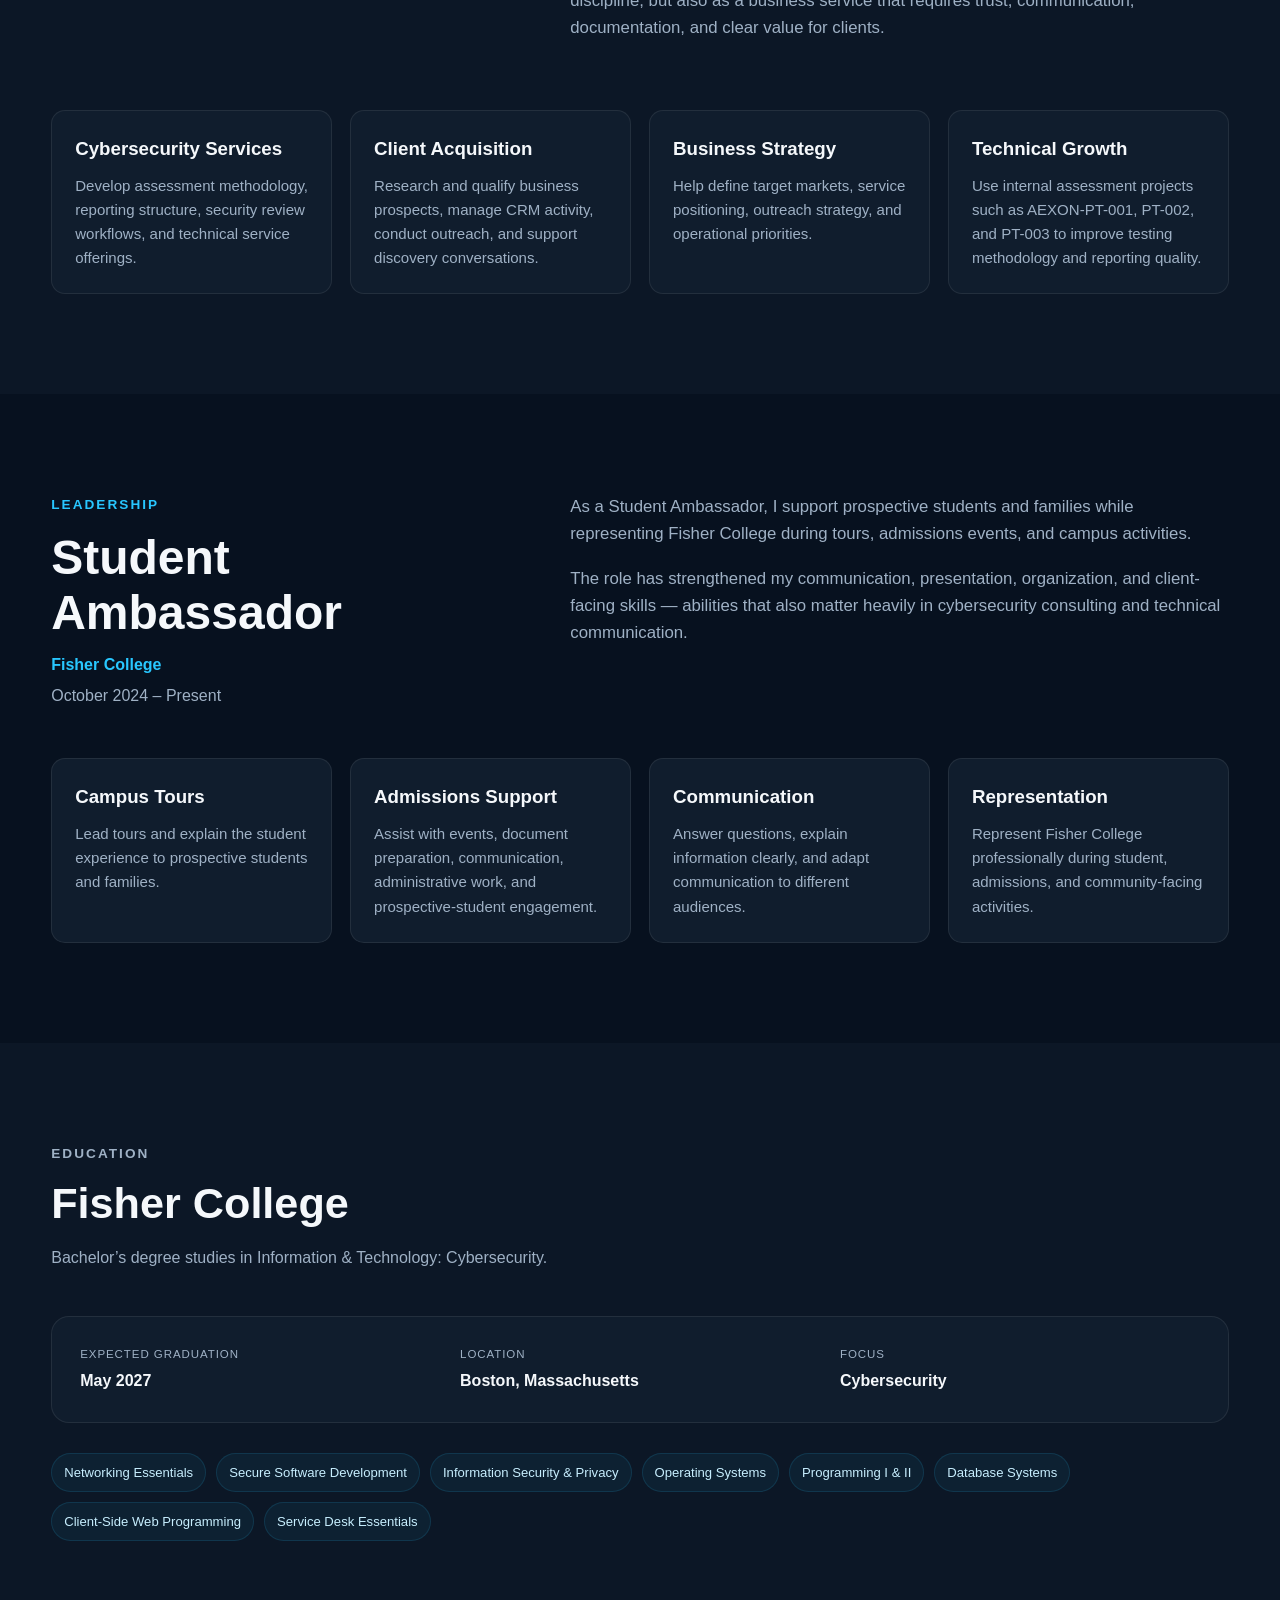
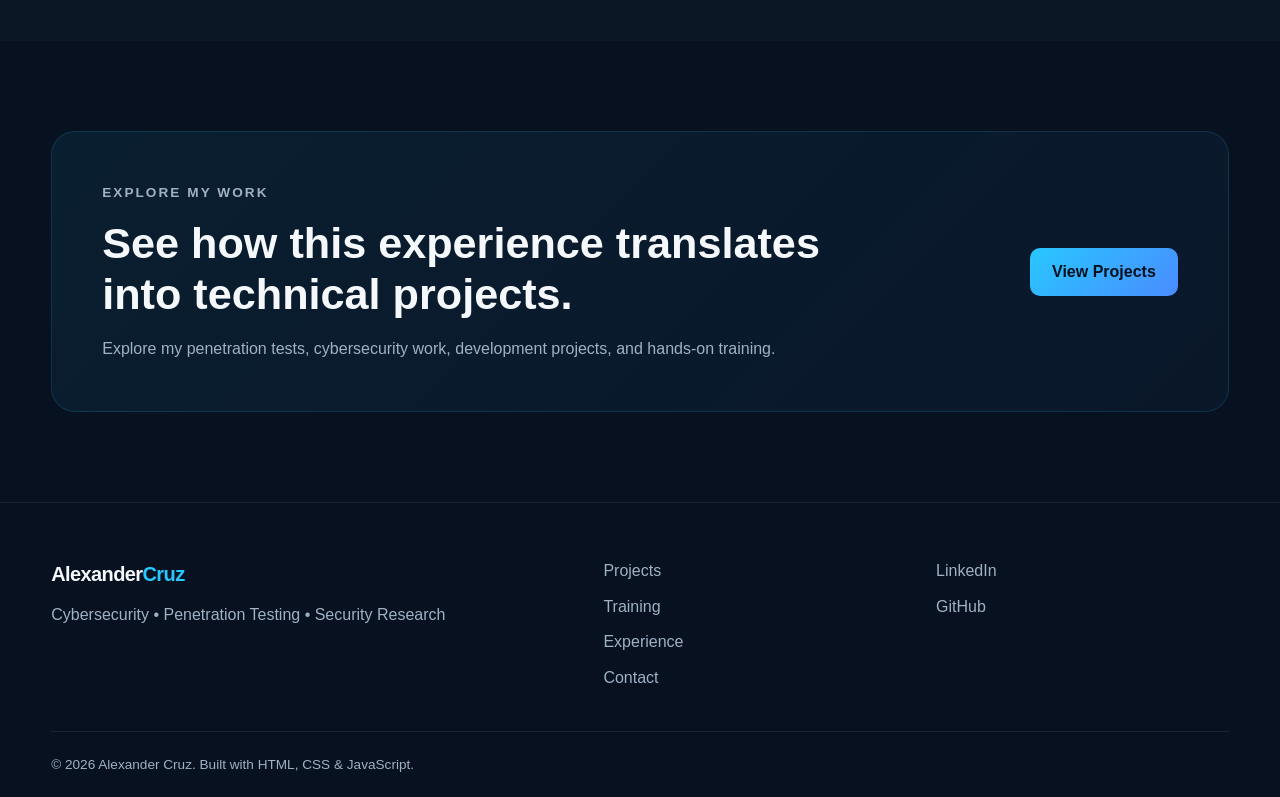
<file: experience.html>
<!DOCTYPE html>
<html lang="en">
<head>
  <meta charset="UTF-8" />
  <meta name="viewport" content="width=device-width, initial-scale=1.0" />

  <title>Experience | Alexander Cruz</title>

  <meta
    name="description"
    content="Professional and leadership experience of Alexander Cruz across cybersecurity, technology, business development, and higher education."
  />

  <link rel="stylesheet" href="css/style.css" />
</head>

<body>

  <header class="site-header">
    <div class="container nav-container">

      <a href="index.html" class="logo">
        Alexander<span>Cruz</span>
      </a>

      <nav class="main-nav" id="mainNav">
        <a href="index.html">Home</a>
        <a href="about.html">About</a>
        <a href="index.html#work">Security Work</a>
        <a href="index.html#skills">Skills</a>
        <a href="experience.html" class="active-link">Experience</a>
        <a href="projects.html">Projects</a>
        <a href="training.html">Training</a>
        <a href="contact.html">Contact</a>
      </nav>

      <button
        class="menu-toggle"
        id="menuToggle"
        aria-label="Open navigation menu"
      >
        ☰
      </button>

    </div>
  </header>


  <main>

    <!-- HERO -->
    <section class="page-hero">

      <div class="container">

        <p class="eyebrow">
          Experience
        </p>

        <h1>
          Applying cybersecurity,
          leadership, and technology
          in real environments.
        </h1>

        <p class="page-hero-description">
          My experience combines hands-on cybersecurity work,
          entrepreneurship, technical problem-solving, and
          professional communication.
        </p>

      </div>

    </section>


    <!-- CYBERSECURITY INTERNSHIP -->
    <section class="section">

      <div class="container">

        <div class="experience-feature">

          <div class="experience-meta">

            <p class="eyebrow">
              Cybersecurity
            </p>

            <h2>
              Cybersecurity Compliance Intern
            </h2>

            <p class="experience-company">
              Dakdan Worldwide / USA Entertainment Ventures
            </p>

            <p class="experience-date">
              June 2026 – August 2026
            </p>

          </div>


          <div class="experience-description">

            <p>
              During my cybersecurity compliance internship, I worked on
              security assessments and technical reporting across
              client-facing environments.
            </p>

            <p>
              My responsibilities included web security analysis,
              vulnerability assessment, domain and IP reconnaissance,
              TLS inspection, security documentation, and remediation
              guidance.
            </p>

            <div class="experience-stats">

              <div>
                <strong>10+</strong>
                <span>Assessments</span>
              </div>

              <div>
                <strong>15+</strong>
                <span>Domains Reviewed</span>
              </div>

              <div>
                <strong>5</strong>
                <span>IP Addresses</span>
              </div>

              <div>
                <strong>12+</strong>
                <span>Security Reports</span>
              </div>

            </div>

          </div>

        </div>


        <div class="experience-responsibilities">

          <div class="responsibility-card">
            <h3>
              Vulnerability Assessment
            </h3>

            <p>
              Evaluated web-facing assets, domains, services, and
              configurations to identify potential security weaknesses.
            </p>
          </div>


          <div class="responsibility-card">
            <h3>
              Web Security
            </h3>

            <p>
              Used tools including OWASP ZAP and Kali Linux to support
              web security review and validation.
            </p>
          </div>


          <div class="responsibility-card">
            <h3>
              Network Reconnaissance
            </h3>

            <p>
              Used Nmap and related techniques to identify exposed
              services, systems, and security-relevant information.
            </p>
          </div>


          <div class="responsibility-card">
            <h3>
              Reporting
            </h3>

            <p>
              Produced and reviewed technical reports documenting
              findings, evidence, risks, and recommended remediation.
            </p>
          </div>

        </div>

      </div>

    </section>


    <!-- AEXON -->
    <section class="section section-dark">

      <div class="container">

        <div class="experience-feature">

          <div class="experience-meta">

            <p class="eyebrow">
              Entrepreneurship
            </p>

            <h2>
              Co-Founder
            </h2>

            <p class="experience-company">
              AEXON
            </p>

            <p class="experience-date">
              2026 – Present
            </p>

          </div>


          <div class="experience-description">

            <p>
              I help build AEXON, a technology company focused on
              cybersecurity, digital development, and incident readiness.
            </p>

            <p>
              My role combines technical security work with business
              development, client acquisition, reporting, service
              design, and company strategy.
            </p>

            <p>
              Working on AEXON has helped me understand cybersecurity
              not only as a technical discipline, but also as a business
              service that requires trust, communication, documentation,
              and clear value for clients.
            </p>

          </div>

        </div>


        <div class="experience-responsibilities">

          <div class="responsibility-card">
            <h3>
              Cybersecurity Services
            </h3>

            <p>
              Develop assessment methodology, reporting structure,
              security review workflows, and technical service offerings.
            </p>
          </div>


          <div class="responsibility-card">
            <h3>
              Client Acquisition
            </h3>

            <p>
              Research and qualify business prospects, manage CRM
              activity, conduct outreach, and support discovery
              conversations.
            </p>
          </div>


          <div class="responsibility-card">
            <h3>
              Business Strategy
            </h3>

            <p>
              Help define target markets, service positioning, outreach
              strategy, and operational priorities.
            </p>
          </div>


          <div class="responsibility-card">
            <h3>
              Technical Growth
            </h3>

            <p>
              Use internal assessment projects such as AEXON-PT-001,
              PT-002, and PT-003 to improve testing methodology and
              reporting quality.
            </p>
          </div>

        </div>

      </div>

    </section>


    <!-- FISHER -->
    <section class="section">

      <div class="container">

        <div class="experience-feature">

          <div class="experience-meta">

            <p class="eyebrow">
              Leadership
            </p>

            <h2>
              Student Ambassador
            </h2>

            <p class="experience-company">
              Fisher College
            </p>

            <p class="experience-date">
              October 2024 – Present
            </p>

          </div>


          <div class="experience-description">

            <p>
              As a Student Ambassador, I support prospective students
              and families while representing Fisher College during
              tours, admissions events, and campus activities.
            </p>

            <p>
              The role has strengthened my communication, presentation,
              organization, and client-facing skills — abilities that also
              matter heavily in cybersecurity consulting and technical
              communication.
            </p>

          </div>

        </div>


        <div class="experience-responsibilities">

          <div class="responsibility-card">
            <h3>
              Campus Tours
            </h3>

            <p>
              Lead tours and explain the student experience to
              prospective students and families.
            </p>
          </div>


          <div class="responsibility-card">
            <h3>
              Admissions Support
            </h3>

            <p>
              Assist with events, document preparation, communication,
              administrative work, and prospective-student engagement.
            </p>
          </div>


          <div class="responsibility-card">
            <h3>
              Communication
            </h3>

            <p>
              Answer questions, explain information clearly, and adapt
              communication to different audiences.
            </p>
          </div>


          <div class="responsibility-card">
            <h3>
              Representation
            </h3>

            <p>
              Represent Fisher College professionally during student,
              admissions, and community-facing activities.
            </p>
          </div>

        </div>

      </div>

    </section>


    <!-- EDUCATION -->
    <section class="section section-dark">

      <div class="container">

        <div class="section-heading">

          <p class="eyebrow">
            Education
          </p>

          <h2>
            Fisher College
          </h2>

          <p>
            Bachelor’s degree studies in Information & Technology:
            Cybersecurity.
          </p>

        </div>


        <div class="education-card">

          <div>

            <span class="education-label">
              Expected Graduation
            </span>

            <strong>
              May 2027
            </strong>

          </div>

          <div>

            <span class="education-label">
              Location
            </span>

            <strong>
              Boston, Massachusetts
            </strong>

          </div>

          <div>

            <span class="education-label">
              Focus
            </span>

            <strong>
              Cybersecurity
            </strong>

          </div>

        </div>


        <div class="coursework-grid">

          <span>Networking Essentials</span>
          <span>Secure Software Development</span>
          <span>Information Security & Privacy</span>
          <span>Operating Systems</span>
          <span>Programming I & II</span>
          <span>Database Systems</span>
          <span>Client-Side Web Programming</span>
          <span>Service Desk Essentials</span>

        </div>

      </div>

    </section>


    <!-- CTA -->
    <section class="cta-section">

      <div class="container">

        <div class="cta-box">

          <div>

            <p class="eyebrow">
              Explore My Work
            </p>

            <h2>
              See how this experience translates into technical projects.
            </h2>

            <p>
              Explore my penetration tests, cybersecurity work,
              development projects, and hands-on training.
            </p>

          </div>

          <div class="cta-actions">

            <a href="projects.html" class="btn btn-primary">
              View Projects
            </a>

          </div>

        </div>

      </div>

    </section>

  </main>


  <footer class="site-footer">

    <div class="container footer-grid">

      <div>

        <a href="index.html" class="logo footer-logo">
          Alexander<span>Cruz</span>
        </a>

        <p>
          Cybersecurity • Penetration Testing • Security Research
        </p>

      </div>


      <div class="footer-links">

        <a href="projects.html">Projects</a>
        <a href="training.html">Training</a>
        <a href="experience.html">Experience</a>
        <a href="contact.html">Contact</a>

      </div>


      <div class="footer-social">

        <a
  href="https://www.linkedin.com/in/alexander-cruz-m"
  target="_blank"
  rel="noopener noreferrer"
>
  LinkedIn
</a>

<a
  href="https://github.com/alexander-cruz-m"
  target="_blank"
  rel="noopener noreferrer"
>
  GitHub
</a>

      </div>

    </div>


    <div class="container footer-bottom">

      <p>
        © 2026 Alexander Cruz. Built with HTML, CSS & JavaScript.
      </p>

    </div>

  </footer>

  <script src="js/main.js"></script>

</body>
</html>
</file>
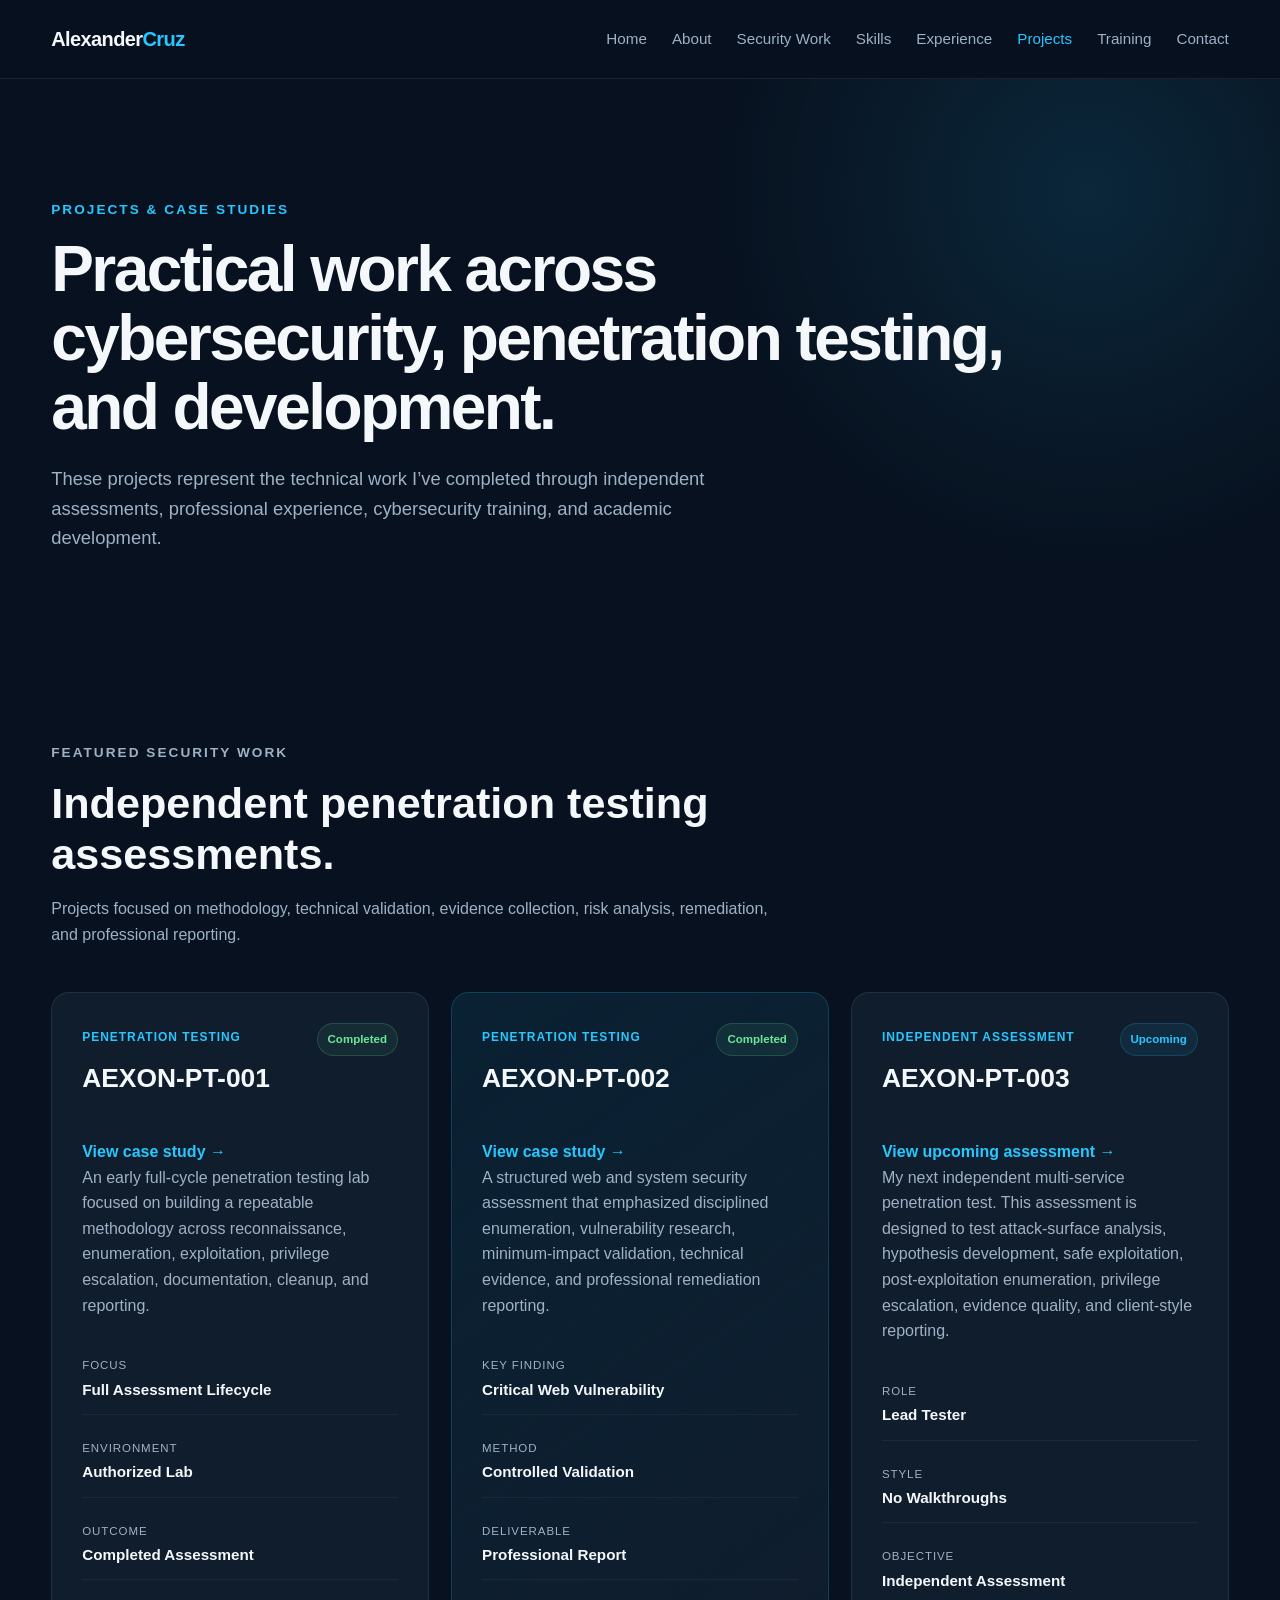
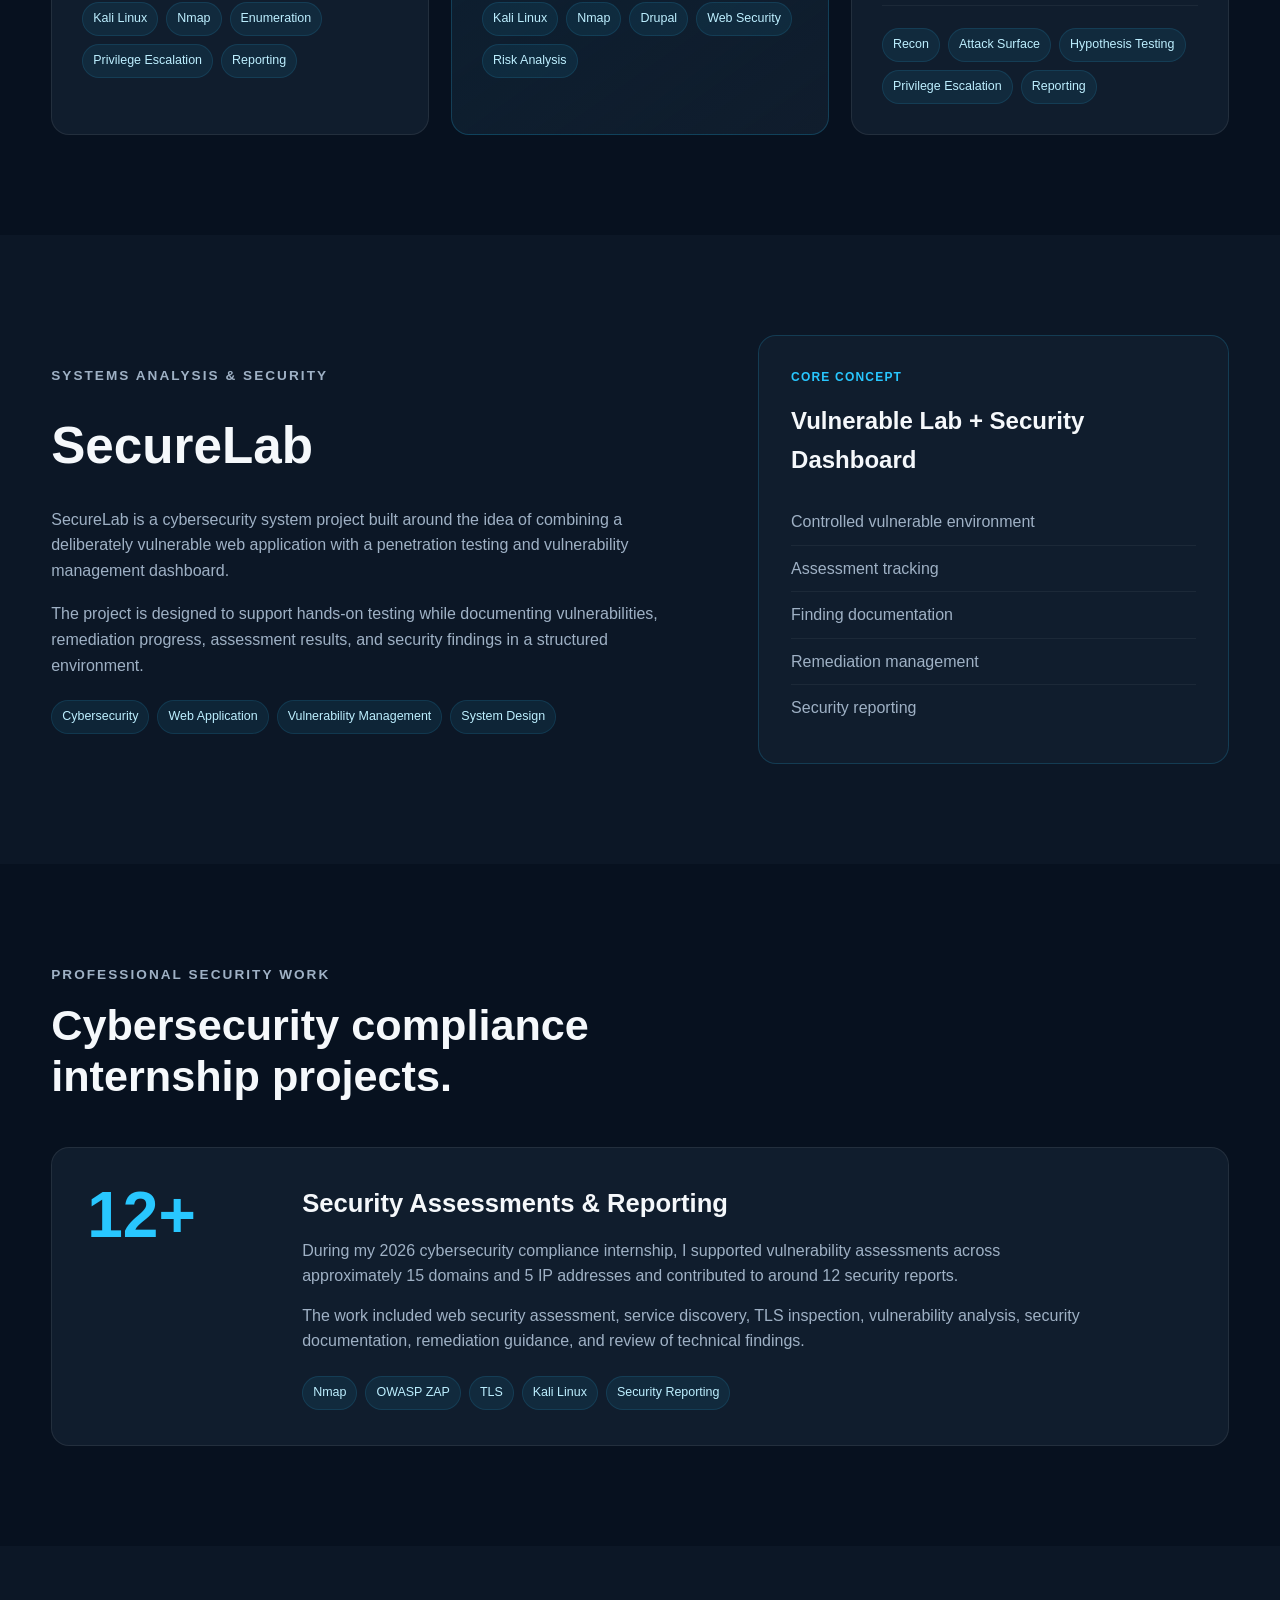
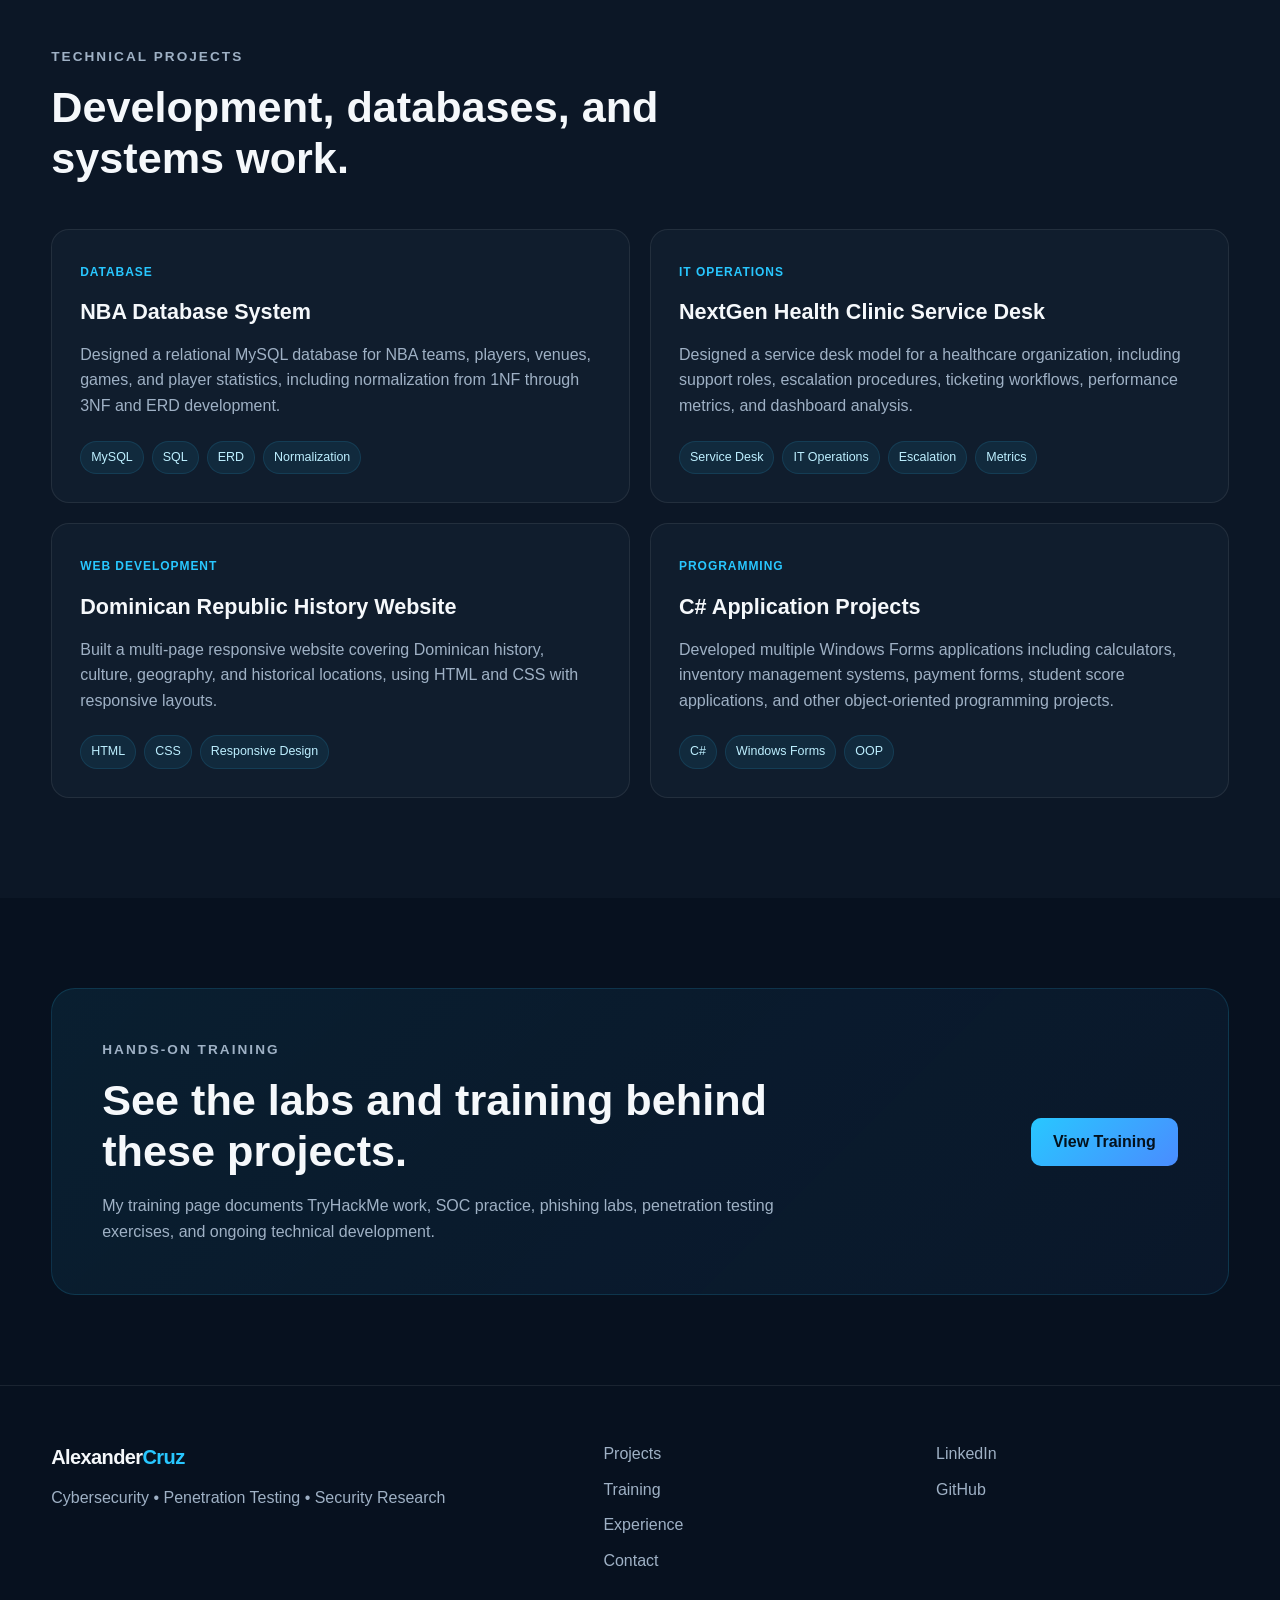
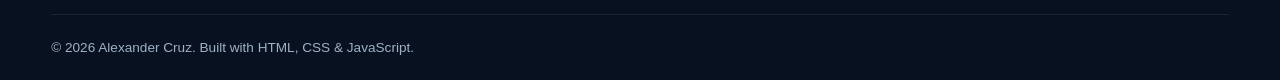
<file: projects.html>
<!DOCTYPE html>
<html lang="en">
<head>
  <meta charset="UTF-8" />
  <meta name="viewport" content="width=device-width, initial-scale=1.0" />

  <title>Projects | Alexander Cruz</title>

  <meta
    name="description"
    content="Cybersecurity and technical projects by Alexander Cruz, including penetration testing assessments, security labs, software development, databases, and academic systems projects."
  />

  <link rel="stylesheet" href="css/style.css" />
</head>

<body>

  <!-- =========================
       HEADER
  ========================== -->
  <header class="site-header">
    <div class="container nav-container">

      <a href="index.html" class="logo">
        Alexander<span>Cruz</span>
      </a>

      <nav class="main-nav" id="mainNav">
        <a href="index.html">Home</a>
        <a href="about.html">About</a>
        <a href="index.html#work">Security Work</a>
        <a href="index.html#skills">Skills</a>
        <a href="experience.html">Experience</a>
        <a href="projects.html" class="active-link">Projects</a>
        <a href="training.html">Training</a>
        <a href="contact.html">Contact</a>
      </nav>

      <button
        class="menu-toggle"
        id="menuToggle"
        aria-label="Open navigation menu"
      >
        ☰
      </button>

    </div>
  </header>


  <main>

    <!-- =========================
         HERO
    ========================== -->
    <section class="page-hero project-page-hero">

      <div class="container">

        <p class="eyebrow">
          Projects & Case Studies
        </p>

        <h1>
          Practical work across cybersecurity,
          penetration testing, and development.
        </h1>

        <p class="page-hero-description">
          These projects represent the technical work I’ve completed
          through independent assessments, professional experience,
          cybersecurity training, and academic development.
        </p>

      </div>

    </section>


    <!-- =========================
         FEATURED SECURITY PROJECTS
    ========================== -->
    <section class="section">

      <div class="container">

        <div class="section-heading">

          <p class="eyebrow">
            Featured Security Work
          </p>

          <h2>
            Independent penetration testing assessments.
          </h2>

          <p>
            Projects focused on methodology, technical validation,
            evidence collection, risk analysis, remediation, and
            professional reporting.
          </p>

        </div>


        <div class="featured-projects-grid">

          <!-- PT-001 -->
          <article class="featured-project">

            <div class="featured-project-header">

              <div>
                <span class="project-tag">
                  Penetration Testing
                </span>

                <h3>
                  AEXON-PT-001
                </h3>
              </div>

              <span class="project-status">
                Completed
              </span>

            </div>

            <a
  href="https://github.com/alexander-cruz-m/AEXON-PT-001"
  class="text-link"
  target="_blank"
  rel="noopener noreferrer"
>
  View case study →
</a>

            <p class="featured-description">
              An early full-cycle penetration testing lab focused on
              building a repeatable methodology across reconnaissance,
              enumeration, exploitation, privilege escalation,
              documentation, cleanup, and reporting.
            </p>

            <div class="project-details">

              <div>
                <span>Focus</span>
                <strong>Full Assessment Lifecycle</strong>
              </div>

              <div>
                <span>Environment</span>
                <strong>Authorized Lab</strong>
              </div>

              <div>
                <span>Outcome</span>
                <strong>Completed Assessment</strong>
              </div>

            </div>

            <div class="project-tech">
              <span>Kali Linux</span>
              <span>Nmap</span>
              <span>Enumeration</span>
              <span>Privilege Escalation</span>
              <span>Reporting</span>
            </div>

          </article>


          <!-- PT-002 -->
          <article class="featured-project featured-project-highlight">

            <div class="featured-project-header">

              <div>
                <span class="project-tag">
                  Penetration Testing
                </span>

                <h3>
                  AEXON-PT-002
                </h3>
              </div>

              <span class="project-status">
                Completed
              </span>

            </div>

            <a
  href="https://github.com/alexander-cruz-m/AEXON-PT-002"
  class="text-link"
  target="_blank"
  rel="noopener noreferrer"
>
  View case study →
</a>

            <p class="featured-description">
              A structured web and system security assessment that
              emphasized disciplined enumeration, vulnerability
              research, minimum-impact validation, technical evidence,
              and professional remediation reporting.
            </p>

            <div class="project-details">

              <div>
                <span>Key Finding</span>
                <strong>Critical Web Vulnerability</strong>
              </div>

              <div>
                <span>Method</span>
                <strong>Controlled Validation</strong>
              </div>

              <div>
                <span>Deliverable</span>
                <strong>Professional Report</strong>
              </div>

            </div>

            <div class="project-tech">
              <span>Kali Linux</span>
              <span>Nmap</span>
              <span>Drupal</span>
              <span>Web Security</span>
              <span>Risk Analysis</span>
            </div>

          </article>


          <!-- PT-003 -->
          <article class="featured-project">

            <div class="featured-project-header">

              <div>
                <span class="project-tag">
                  Independent Assessment
                </span>

                <h3>
                  AEXON-PT-003
                </h3>
              </div>

              <span class="project-status upcoming">
                Upcoming
              </span>

            </div>

            <a href="training.html" class="text-link">
  View upcoming assessment →
</a>

            <p class="featured-description">
              My next independent multi-service penetration test.
              This assessment is designed to test attack-surface
              analysis, hypothesis development, safe exploitation,
              post-exploitation enumeration, privilege escalation,
              evidence quality, and client-style reporting.
            </p>

            <div class="project-details">

              <div>
                <span>Role</span>
                <strong>Lead Tester</strong>
              </div>

              <div>
                <span>Style</span>
                <strong>No Walkthroughs</strong>
              </div>

              <div>
                <span>Objective</span>
                <strong>Independent Assessment</strong>
              </div>

            </div>

            <div class="project-tech">
              <span>Recon</span>
              <span>Attack Surface</span>
              <span>Hypothesis Testing</span>
              <span>Privilege Escalation</span>
              <span>Reporting</span>
            </div>

          </article>

        </div>

      </div>

    </section>


    <!-- =========================
         SECURELAB
    ========================== -->
    <section class="section section-dark">

      <div class="container">

        <div class="project-feature-row">

          <div class="project-feature-copy">

            <p class="eyebrow">
              Systems Analysis & Security
            </p>

            <h2>
              SecureLab
            </h2>

            <p>
              SecureLab is a cybersecurity system project built around
              the idea of combining a deliberately vulnerable web
              application with a penetration testing and vulnerability
              management dashboard.
            </p>

            <p>
              The project is designed to support hands-on testing while
              documenting vulnerabilities, remediation progress,
              assessment results, and security findings in a structured
              environment.
            </p>

            <div class="project-tech">
              <span>Cybersecurity</span>
              <span>Web Application</span>
              <span>Vulnerability Management</span>
              <span>System Design</span>
            </div>

          </div>


          <div class="project-feature-panel">

            <span class="panel-label">
              Core Concept
            </span>

            <h3>
              Vulnerable Lab + Security Dashboard
            </h3>

            <ul>
              <li>Controlled vulnerable environment</li>
              <li>Assessment tracking</li>
              <li>Finding documentation</li>
              <li>Remediation management</li>
              <li>Security reporting</li>
            </ul>

          </div>

        </div>

      </div>

    </section>


    <!-- =========================
         PROFESSIONAL SECURITY WORK
    ========================== -->
    <section class="section">

      <div class="container">

        <div class="section-heading">

          <p class="eyebrow">
            Professional Security Work
          </p>

          <h2>
            Cybersecurity compliance internship projects.
          </h2>

        </div>


        <div class="professional-project">

          <div class="professional-number">
            12+
          </div>

          <div class="professional-content">

            <h3>
              Security Assessments & Reporting
            </h3>

            <p>
              During my 2026 cybersecurity compliance internship, I
              supported vulnerability assessments across approximately
              15 domains and 5 IP addresses and contributed to around
              12 security reports.
            </p>

            <p>
              The work included web security assessment, service
              discovery, TLS inspection, vulnerability analysis,
              security documentation, remediation guidance, and review
              of technical findings.
            </p>

            <div class="project-tech">
              <span>Nmap</span>
              <span>OWASP ZAP</span>
              <span>TLS</span>
              <span>Kali Linux</span>
              <span>Security Reporting</span>
            </div>

          </div>

        </div>

      </div>

    </section>


    <!-- =========================
         OTHER TECHNICAL PROJECTS
    ========================== -->
    <section class="section section-dark">

      <div class="container">

        <div class="section-heading">

          <p class="eyebrow">
            Technical Projects
          </p>

          <h2>
            Development, databases, and systems work.
          </h2>

        </div>


        <div class="technical-projects-grid">

          <!-- NBA DB -->
          <article class="technical-project-card">

            <span class="project-tag">
              Database
            </span>

            <h3>
              NBA Database System
            </h3>

            <p>
              Designed a relational MySQL database for NBA teams,
              players, venues, games, and player statistics, including
              normalization from 1NF through 3NF and ERD development.
            </p>

            <div class="project-tech">
              <span>MySQL</span>
              <span>SQL</span>
              <span>ERD</span>
              <span>Normalization</span>
            </div>

          </article>


          <!-- Service Desk -->
          <article class="technical-project-card">

            <span class="project-tag">
              IT Operations
            </span>

            <h3>
              NextGen Health Clinic Service Desk
            </h3>

            <p>
              Designed a service desk model for a healthcare
              organization, including support roles, escalation
              procedures, ticketing workflows, performance metrics,
              and dashboard analysis.
            </p>

            <div class="project-tech">
              <span>Service Desk</span>
              <span>IT Operations</span>
              <span>Escalation</span>
              <span>Metrics</span>
            </div>

          </article>


          <!-- DR History -->
          <article class="technical-project-card">

            <span class="project-tag">
              Web Development
            </span>

            <h3>
              Dominican Republic History Website
            </h3>

            <p>
              Built a multi-page responsive website covering Dominican
              history, culture, geography, and historical locations,
              using HTML and CSS with responsive layouts.
            </p>

            <div class="project-tech">
              <span>HTML</span>
              <span>CSS</span>
              <span>Responsive Design</span>
            </div>

          </article>


          <!-- C# -->
          <article class="technical-project-card">

            <span class="project-tag">
              Programming
            </span>

            <h3>
              C# Application Projects
            </h3>

            <p>
              Developed multiple Windows Forms applications including
              calculators, inventory management systems, payment forms,
              student score applications, and other object-oriented
              programming projects.
            </p>

            <div class="project-tech">
              <span>C#</span>
              <span>Windows Forms</span>
              <span>OOP</span>
            </div>

          </article>

        </div>

      </div>

    </section>


    <!-- =========================
         TRAINING CTA
    ========================== -->
    <section class="cta-section">

      <div class="container">

        <div class="cta-box">

          <div>

            <p class="eyebrow">
              Hands-On Training
            </p>

            <h2>
              See the labs and training behind these projects.
            </h2>

            <p>
              My training page documents TryHackMe work, SOC practice,
              phishing labs, penetration testing exercises, and ongoing
              technical development.
            </p>

          </div>

          <div class="cta-actions">

            <a href="training.html" class="btn btn-primary">
              View Training
            </a>

          </div>

        </div>

      </div>

    </section>

  </main>


  <!-- =========================
       FOOTER
  ========================== -->
  <footer class="site-footer">

    <div class="container footer-grid">

      <div>

        <a href="index.html" class="logo footer-logo">
          Alexander<span>Cruz</span>
        </a>

        <p>
          Cybersecurity • Penetration Testing • Security Research
        </p>

      </div>


      <div class="footer-links">

        <a href="projects.html">
          Projects
        </a>

        <a href="training.html">
          Training
        </a>

        <a href="experience.html">
          Experience
        </a>

        <a href="contact.html">
          Contact
        </a>

      </div>


      <div class="footer-social">

        <a
  href="https://www.linkedin.com/in/alexander-cruz-m"
  target="_blank"
  rel="noopener noreferrer"
>
  LinkedIn
</a>

<a
  href="https://github.com/alexander-cruz-m"
  target="_blank"
  rel="noopener noreferrer"
>
  GitHub
</a>

      </div>

    </div>


    <div class="container footer-bottom">

      <p>
        © 2026 Alexander Cruz. Built with HTML, CSS & JavaScript.
      </p>

    </div>

  </footer>


  <script src="js/main.js"></script>

</body>
</html>
</file>
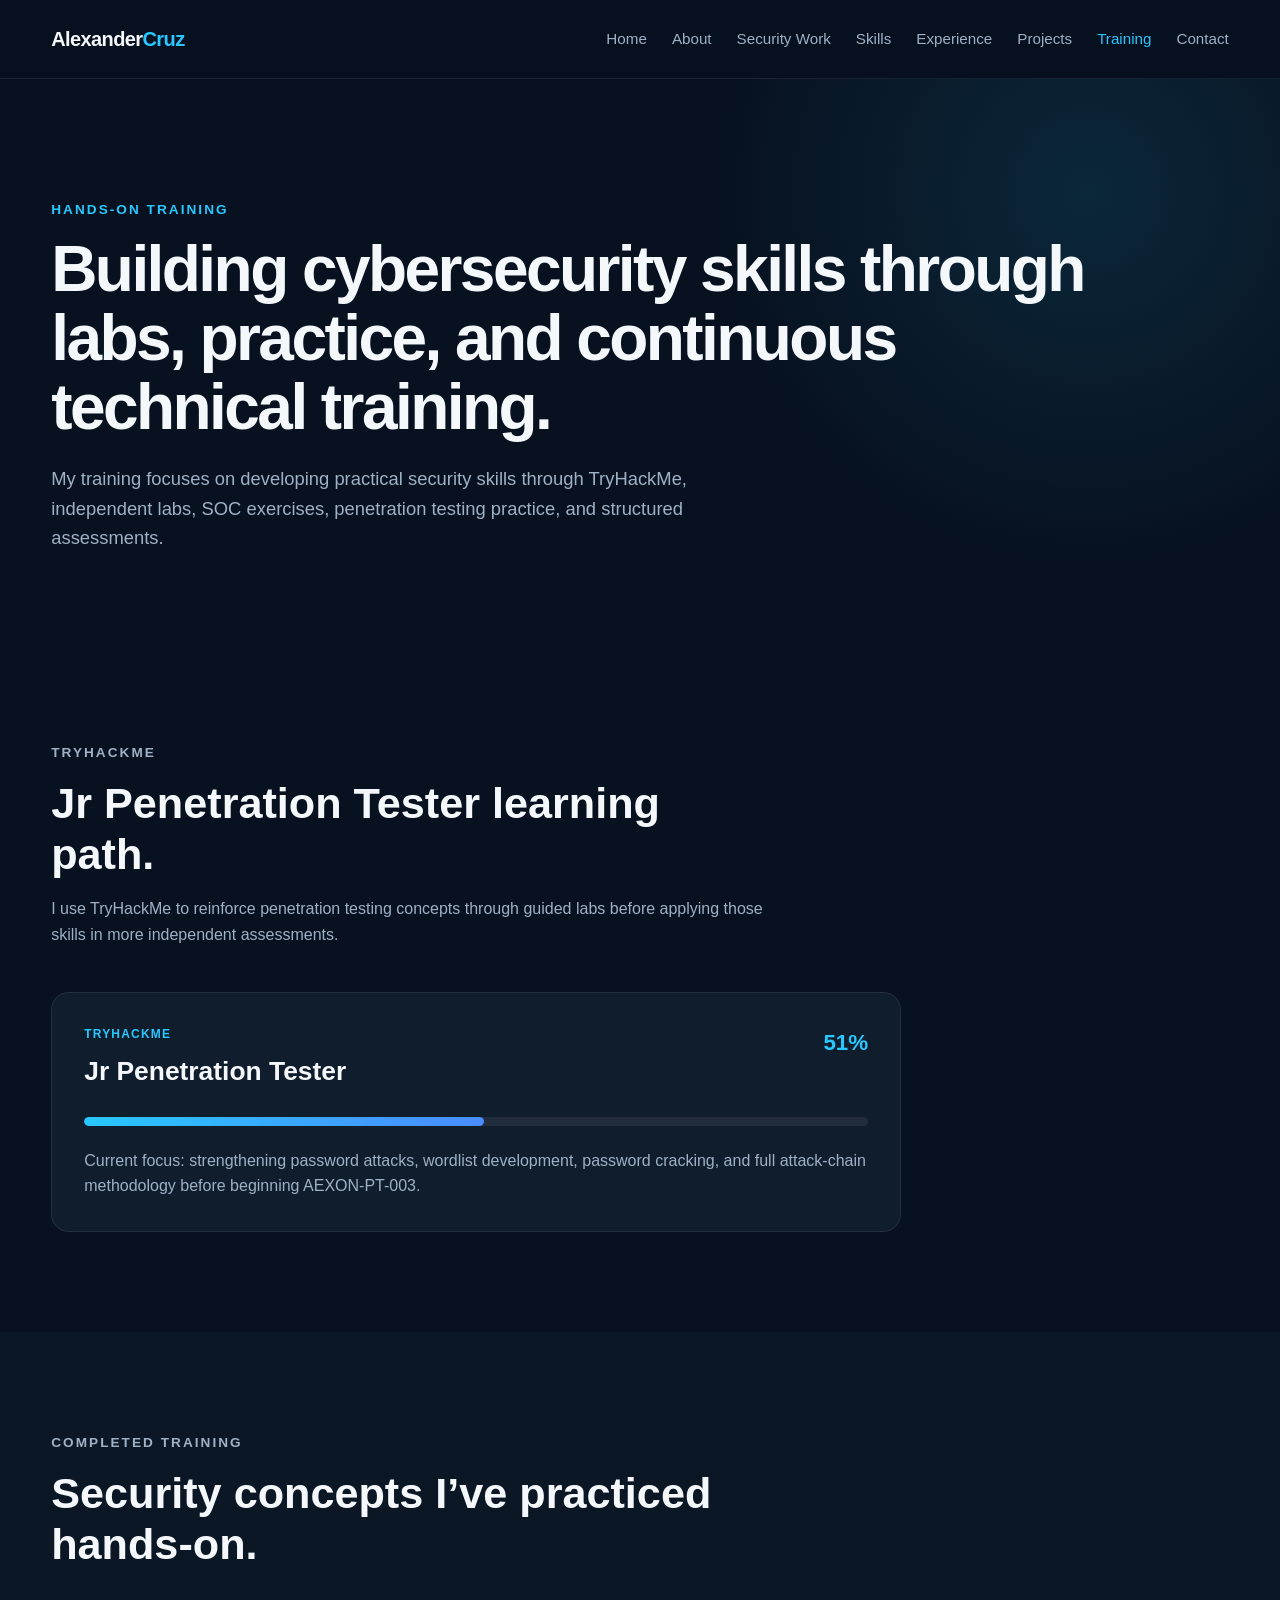
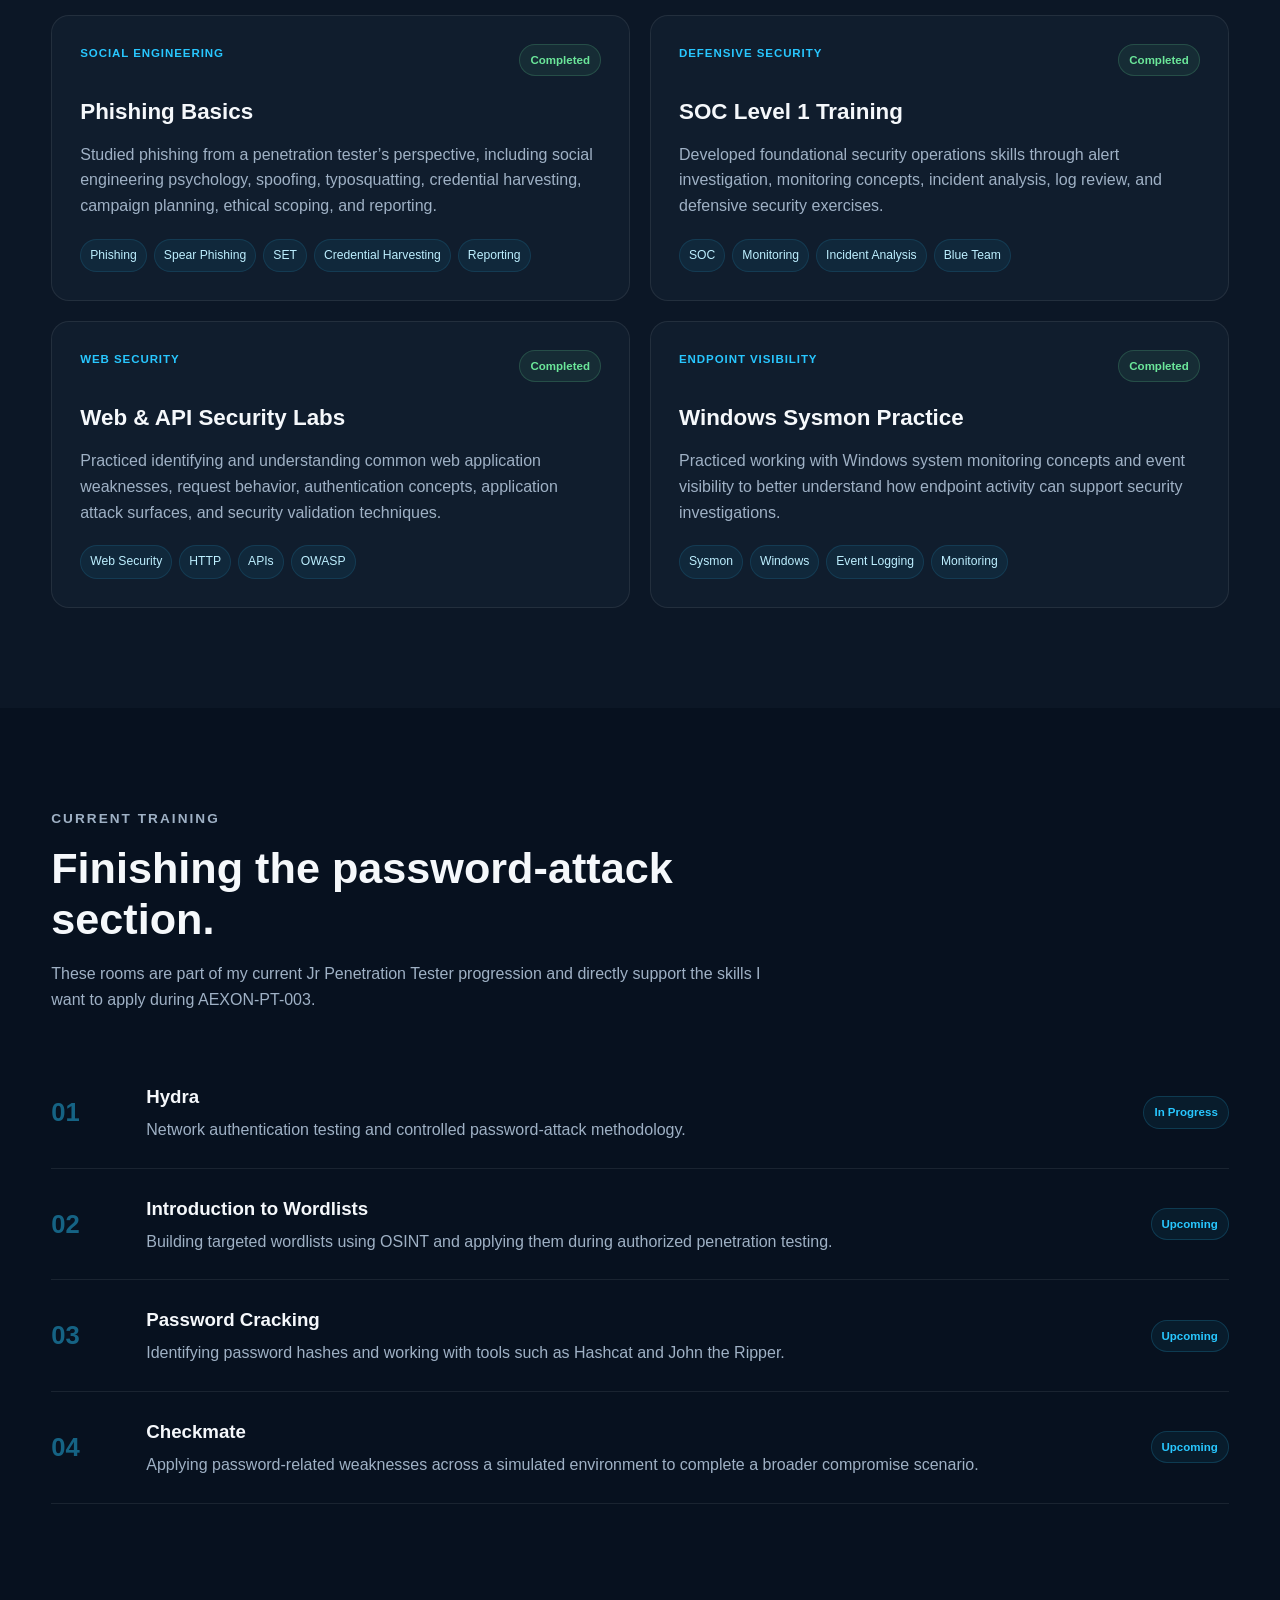
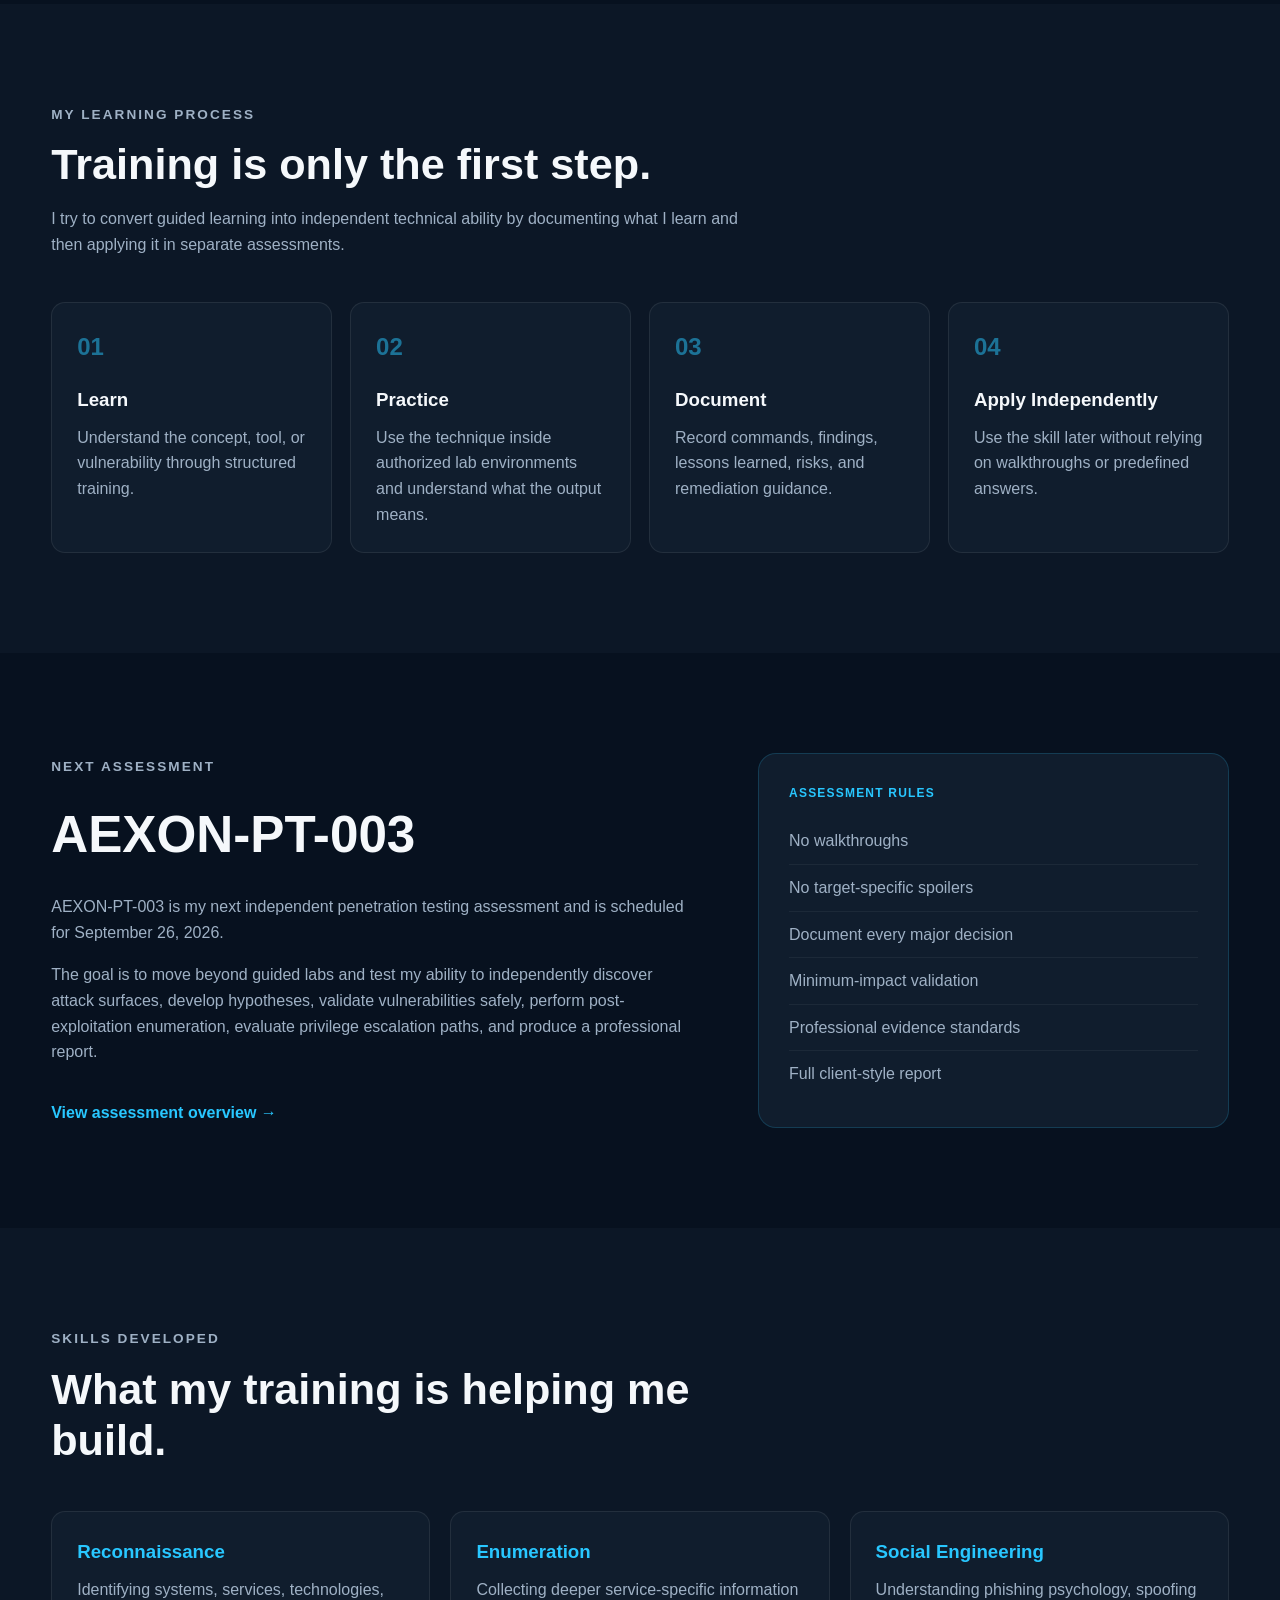
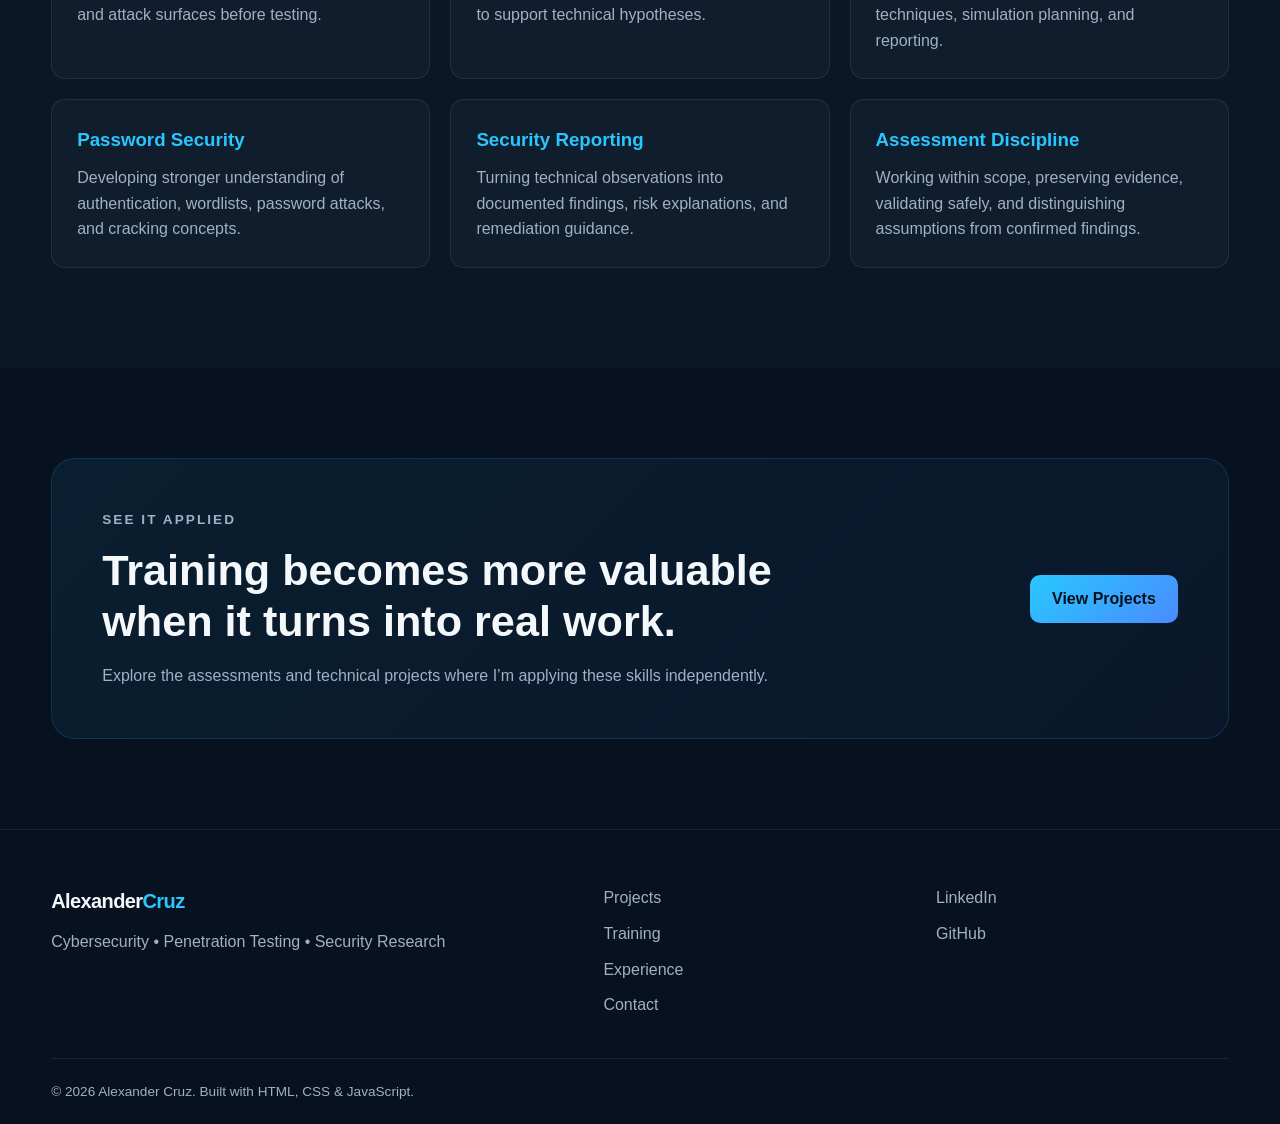
<file: training.html>
<!DOCTYPE html>
<html lang="en">
<head>
  <meta charset="UTF-8" />
  <meta name="viewport" content="width=device-width, initial-scale=1.0" />

  <title>Training | Alexander Cruz</title>

  <meta
    name="description"
    content="Hands-on cybersecurity training completed by Alexander Cruz, including TryHackMe, SOC practice, phishing, social engineering, and penetration testing development."
  />

  <link rel="stylesheet" href="css/style.css" />
</head>

<body>

  <!-- =========================
       HEADER
  ========================== -->
  <header class="site-header">
    <div class="container nav-container">

      <a href="index.html" class="logo">
        Alexander<span>Cruz</span>
      </a>

      <nav class="main-nav" id="mainNav">
        <a href="index.html">Home</a>
        <a href="about.html">About</a>
        <a href="index.html#work">Security Work</a>
        <a href="index.html#skills">Skills</a>
        <a href="experience.html">Experience</a>
        <a href="projects.html">Projects</a>
        <a href="training.html" class="active-link">Training</a>
        <a href="contact.html">Contact</a>
      </nav>

      <button
        class="menu-toggle"
        id="menuToggle"
        aria-label="Open navigation menu"
      >
        ☰
      </button>

    </div>
  </header>


  <main>

    <!-- =========================
         HERO
    ========================== -->
    <section class="page-hero training-page-hero">

      <div class="container">

        <p class="eyebrow">
          Hands-On Training
        </p>

        <h1>
          Building cybersecurity skills through labs,
          practice, and continuous technical training.
        </h1>

        <p class="page-hero-description">
          My training focuses on developing practical security skills
          through TryHackMe, independent labs, SOC exercises,
          penetration testing practice, and structured assessments.
        </p>

      </div>

    </section>


    <!-- =========================
         TRYHACKME PROGRESS
    ========================== -->
    <section class="section">

      <div class="container">

        <div class="section-heading">

          <p class="eyebrow">
            TryHackMe
          </p>

          <h2>
            Jr Penetration Tester learning path.
          </h2>

          <p>
            I use TryHackMe to reinforce penetration testing concepts
            through guided labs before applying those skills in more
            independent assessments.
          </p>

        </div>


        <div class="training-progress-card">

          <div class="training-progress-top">

            <div>

              <span class="training-platform">
                TryHackMe
              </span>

              <h3>
                Jr Penetration Tester
              </h3>

            </div>

            <span class="training-percent">
              51%
            </span>

          </div>


          <div class="progress-track">
            <div class="progress-fill" style="width: 51%;"></div>
          </div>


          <p>
            Current focus: strengthening password attacks, wordlist
            development, password cracking, and full attack-chain
            methodology before beginning AEXON-PT-003.
          </p>

        </div>

      </div>

    </section>


    <!-- =========================
         COMPLETED TRAINING
    ========================== -->
    <section class="section section-dark">

      <div class="container">

        <div class="section-heading">

          <p class="eyebrow">
            Completed Training
          </p>

          <h2>
            Security concepts I’ve practiced hands-on.
          </h2>

        </div>


        <div class="training-grid">

          <!-- PHISHING -->
          <article class="training-card">

            <div class="training-card-header">

              <span class="training-type">
                Social Engineering
              </span>

              <span class="project-status">
                Completed
              </span>

            </div>

            <h3>
              Phishing Basics
            </h3>

            <p>
              Studied phishing from a penetration tester’s perspective,
              including social engineering psychology, spoofing,
              typosquatting, credential harvesting, campaign planning,
              ethical scoping, and reporting.
            </p>

            <div class="training-skills">
              <span>Phishing</span>
              <span>Spear Phishing</span>
              <span>SET</span>
              <span>Credential Harvesting</span>
              <span>Reporting</span>
            </div>

          </article>


          <!-- SOC -->
          <article class="training-card">

            <div class="training-card-header">

              <span class="training-type">
                Defensive Security
              </span>

              <span class="project-status">
                Completed
              </span>

            </div>

            <h3>
              SOC Level 1 Training
            </h3>

            <p>
              Developed foundational security operations skills through
              alert investigation, monitoring concepts, incident
              analysis, log review, and defensive security exercises.
            </p>

            <div class="training-skills">
              <span>SOC</span>
              <span>Monitoring</span>
              <span>Incident Analysis</span>
              <span>Blue Team</span>
            </div>

          </article>


          <!-- WEB -->
          <article class="training-card">

            <div class="training-card-header">

              <span class="training-type">
                Web Security
              </span>

              <span class="project-status">
                Completed
              </span>

            </div>

            <h3>
              Web & API Security Labs
            </h3>

            <p>
              Practiced identifying and understanding common web
              application weaknesses, request behavior, authentication
              concepts, application attack surfaces, and security
              validation techniques.
            </p>

            <div class="training-skills">
              <span>Web Security</span>
              <span>HTTP</span>
              <span>APIs</span>
              <span>OWASP</span>
            </div>

          </article>


          <!-- SYS MON -->
          <article class="training-card">

            <div class="training-card-header">

              <span class="training-type">
                Endpoint Visibility
              </span>

              <span class="project-status">
                Completed
              </span>

            </div>

            <h3>
              Windows Sysmon Practice
            </h3>

            <p>
              Practiced working with Windows system monitoring concepts
              and event visibility to better understand how endpoint
              activity can support security investigations.
            </p>

            <div class="training-skills">
              <span>Sysmon</span>
              <span>Windows</span>
              <span>Event Logging</span>
              <span>Monitoring</span>
            </div>

          </article>

        </div>

      </div>

    </section>


    <!-- =========================
         CURRENT MODULE
    ========================== -->
    <section class="section">

      <div class="container">

        <div class="section-heading">

          <p class="eyebrow">
            Current Training
          </p>

          <h2>
            Finishing the password-attack section.
          </h2>

          <p>
            These rooms are part of my current Jr Penetration Tester
            progression and directly support the skills I want to apply
            during AEXON-PT-003.
          </p>

        </div>


        <div class="current-training-list">

          <div class="current-training-item">

            <span class="current-number">
              01
            </span>

            <div>
              <h3>
                Hydra
              </h3>

              <p>
                Network authentication testing and controlled
                password-attack methodology.
              </p>
            </div>

            <span class="training-state">
              In Progress
            </span>

          </div>


          <div class="current-training-item">

            <span class="current-number">
              02
            </span>

            <div>
              <h3>
                Introduction to Wordlists
              </h3>

              <p>
                Building targeted wordlists using OSINT and applying
                them during authorized penetration testing.
              </p>
            </div>

            <span class="training-state">
              Upcoming
            </span>

          </div>


          <div class="current-training-item">

            <span class="current-number">
              03
            </span>

            <div>
              <h3>
                Password Cracking
              </h3>

              <p>
                Identifying password hashes and working with tools such
                as Hashcat and John the Ripper.
              </p>
            </div>

            <span class="training-state">
              Upcoming
            </span>

          </div>


          <div class="current-training-item">

            <span class="current-number">
              04
            </span>

            <div>
              <h3>
                Checkmate
              </h3>

              <p>
                Applying password-related weaknesses across a simulated
                environment to complete a broader compromise scenario.
              </p>
            </div>

            <span class="training-state">
              Upcoming
            </span>

          </div>

        </div>

      </div>

    </section>


    <!-- =========================
         LEARNING PROCESS
    ========================== -->
    <section class="section section-dark">

      <div class="container">

        <div class="section-heading">

          <p class="eyebrow">
            My Learning Process
          </p>

          <h2>
            Training is only the first step.
          </h2>

          <p>
            I try to convert guided learning into independent technical
            ability by documenting what I learn and then applying it in
            separate assessments.
          </p>

        </div>


        <div class="learning-process-grid">

          <div class="learning-step">

            <span>
              01
            </span>

            <h3>
              Learn
            </h3>

            <p>
              Understand the concept, tool, or vulnerability through
              structured training.
            </p>

          </div>


          <div class="learning-step">

            <span>
              02
            </span>

            <h3>
              Practice
            </h3>

            <p>
              Use the technique inside authorized lab environments and
              understand what the output means.
            </p>

          </div>


          <div class="learning-step">

            <span>
              03
            </span>

            <h3>
              Document
            </h3>

            <p>
              Record commands, findings, lessons learned, risks, and
              remediation guidance.
            </p>

          </div>


          <div class="learning-step">

            <span>
              04
            </span>

            <h3>
              Apply Independently
            </h3>

            <p>
              Use the skill later without relying on walkthroughs or
              predefined answers.
            </p>

          </div>

        </div>

      </div>

    </section>


    <!-- =========================
         PT-003
    ========================== -->
    <section class="section">

      <div class="container">

        <div class="training-feature">

          <div class="training-feature-copy">

            <p class="eyebrow">
              Next Assessment
            </p>

            <h2>
              AEXON-PT-003
            </h2>

            <p>
              AEXON-PT-003 is my next independent penetration testing
              assessment and is scheduled for September 26, 2026.
            </p>

            <p>
              The goal is to move beyond guided labs and test my ability
              to independently discover attack surfaces, develop
              hypotheses, validate vulnerabilities safely, perform
              post-exploitation enumeration, evaluate privilege
              escalation paths, and produce a professional report.
            </p>

            <a href="projects.html" class="text-link">
              View assessment overview →
            </a>

          </div>


          <div class="training-feature-panel">

            <span class="panel-label">
              Assessment Rules
            </span>

            <ul>
              <li>No walkthroughs</li>
              <li>No target-specific spoilers</li>
              <li>Document every major decision</li>
              <li>Minimum-impact validation</li>
              <li>Professional evidence standards</li>
              <li>Full client-style report</li>
            </ul>

          </div>

        </div>

      </div>

    </section>


    <!-- =========================
         SKILLS GAINED
    ========================== -->
    <section class="section section-dark">

      <div class="container">

        <div class="section-heading">

          <p class="eyebrow">
            Skills Developed
          </p>

          <h2>
            What my training is helping me build.
          </h2>

        </div>


        <div class="skills-gained-grid">

          <div class="skill-gained-card">
            <h3>Reconnaissance</h3>
            <p>
              Identifying systems, services, technologies, and attack
              surfaces before testing.
            </p>
          </div>


          <div class="skill-gained-card">
            <h3>Enumeration</h3>
            <p>
              Collecting deeper service-specific information to support
              technical hypotheses.
            </p>
          </div>


          <div class="skill-gained-card">
            <h3>Social Engineering</h3>
            <p>
              Understanding phishing psychology, spoofing techniques,
              simulation planning, and reporting.
            </p>
          </div>


          <div class="skill-gained-card">
            <h3>Password Security</h3>
            <p>
              Developing stronger understanding of authentication,
              wordlists, password attacks, and cracking concepts.
            </p>
          </div>


          <div class="skill-gained-card">
            <h3>Security Reporting</h3>
            <p>
              Turning technical observations into documented findings,
              risk explanations, and remediation guidance.
            </p>
          </div>


          <div class="skill-gained-card">
            <h3>Assessment Discipline</h3>
            <p>
              Working within scope, preserving evidence, validating
              safely, and distinguishing assumptions from confirmed
              findings.
            </p>
          </div>

        </div>

      </div>

    </section>


    <!-- =========================
         CTA
    ========================== -->
    <section class="cta-section">

      <div class="container">

        <div class="cta-box">

          <div>

            <p class="eyebrow">
              See It Applied
            </p>

            <h2>
              Training becomes more valuable when it turns into real work.
            </h2>

            <p>
              Explore the assessments and technical projects where I’m
              applying these skills independently.
            </p>

          </div>

          <div class="cta-actions">

            <a href="projects.html" class="btn btn-primary">
              View Projects
            </a>

          </div>

        </div>

      </div>

    </section>

  </main>


  <!-- =========================
       FOOTER
  ========================== -->
  <footer class="site-footer">

    <div class="container footer-grid">

      <div>

        <a href="index.html" class="logo footer-logo">
          Alexander<span>Cruz</span>
        </a>

        <p>
          Cybersecurity • Penetration Testing • Security Research
        </p>

      </div>


      <div class="footer-links">

        <a href="projects.html">
          Projects
        </a>

        <a href="training.html">
          Training
        </a>

        <a href="experience.html">
          Experience
        </a>

        <a href="contact.html">
          Contact
        </a>

      </div>


      <div class="footer-social">

       <a
  href="https://www.linkedin.com/in/alexander-cruz-m"
  target="_blank"
  rel="noopener noreferrer"
>
  LinkedIn
</a>

<a
  href="https://github.com/alexander-cruz-m"
  target="_blank"
  rel="noopener noreferrer"
>
  GitHub
</a>

      </div>

    </div>


    <div class="container footer-bottom">

      <p>
        © 2026 Alexander Cruz. Built with HTML, CSS & JavaScript.
      </p>

    </div>

  </footer>


  <script src="js/main.js"></script>

</body>
</html>
</file>
<file: css/style.css>
:root {
  --bg: #07111f;
  --bg-soft: #0c1726;
  --card: #101d2d;
  --card-hover: #13263a;

  --text: #f5f8fb;
  --text-muted: #9fb1c5;

  --accent: #28c7ff;
  --accent-2: #4a8cff;

  --border: rgba(255, 255, 255, 0.08);
  --shadow: 0 20px 50px rgba(0, 0, 0, 0.25);

  --max-width: 1180px;
  --radius: 18px;
}


/* =========================
   RESET
========================== */

* {
  margin: 0;
  padding: 0;
  box-sizing: border-box;
}

html {
  scroll-behavior: smooth;
}

body {
  font-family: Arial, Helvetica, sans-serif;
  background: var(--bg);
  color: var(--text);
  line-height: 1.6;
}

a {
  color: inherit;
  text-decoration: none;
}

img {
  max-width: 100%;
  display: block;
}

ul {
  list-style: none;
}

button {
  font: inherit;
}


/* =========================
   GLOBAL
========================== */

.container {
  width: min(92%, var(--max-width));
  margin: 0 auto;
}

.section {
  padding: 100px 0;
}

.section-dark {
  background: var(--bg-soft);
}

.eyebrow {
  color: var(--accent);
  font-size: 0.85rem;
  text-transform: uppercase;
  letter-spacing: 0.15em;
  font-weight: 700;
  margin-bottom: 14px;
}

.section-heading {
  max-width: 720px;
  margin-bottom: 45px;
}

.section-heading h2,
.about-left h2,
.cta-box h2 {
  font-size: clamp(2rem, 4vw, 3rem);
  line-height: 1.15;
  margin-bottom: 16px;
}

.section-heading p,
.about-right p,
.cta-box p {
  color: var(--text-muted);
}

.text-link {
  display: inline-block;
  color: var(--accent);
  font-weight: 700;
  margin-top: 18px;
}

.text-link:hover {
  opacity: 0.8;
}


/* =========================
   HEADER / NAV
========================== */

.site-header {
  position: sticky;
  top: 0;
  z-index: 1000;

  background: rgba(7, 17, 31, 0.88);
  backdrop-filter: blur(12px);
  border-bottom: 1px solid var(--border);
}

.nav-container {
  min-height: 78px;

  display: flex;
  align-items: center;
  justify-content: space-between;
}

.logo {
  font-size: 1.25rem;
  font-weight: 800;
  letter-spacing: -0.03em;
}

.logo span {
  color: var(--accent);
}

.main-nav {
  display: flex;
  gap: 25px;
}

.main-nav a {
  color: var(--text-muted);
  font-size: 0.95rem;
  transition: 0.2s ease;
}

.main-nav a:hover {
  color: var(--text);
}

.menu-toggle {
  display: none;

  border: none;
  background: transparent;
  color: var(--text);

  font-size: 1.7rem;
  cursor: pointer;
}


/* =========================
   HERO
========================== */

.hero {
  position: relative;
  overflow: hidden;

  min-height: calc(100vh - 78px);

  display: flex;
  align-items: center;

  padding: 80px 0;
}

.hero-grid {
  position: relative;
  z-index: 2;

  display: grid;
  grid-template-columns: 1.15fr 0.85fr;
  gap: 60px;
  align-items: center;
}

.hero-content h1 {
  font-size: clamp(3rem, 7vw, 5.6rem);
  line-height: 0.98;
  letter-spacing: -0.05em;

  margin-bottom: 22px;
}

.hero-content h1 span {
  color: var(--accent);
}

.hero-content h2 {
  font-size: clamp(1.35rem, 2.5vw, 2rem);
  line-height: 1.3;
  max-width: 700px;
  margin-bottom: 20px;
}

.hero-description {
  max-width: 700px;
  color: var(--text-muted);
  font-size: 1.05rem;
}

.hero-actions {
  display: flex;
  gap: 14px;
  flex-wrap: wrap;

  margin-top: 32px;
}

.btn {
  display: inline-flex;
  align-items: center;
  justify-content: center;

  min-height: 48px;
  padding: 0 22px;

  border-radius: 10px;
  font-weight: 700;

  transition: 0.2s ease;
}

.btn-primary {
  background: linear-gradient(135deg, var(--accent), var(--accent-2));
  color: #04111c;
}

.btn-primary:hover {
  transform: translateY(-2px);
  box-shadow: 0 12px 30px rgba(40, 199, 255, 0.2);
}

.btn-secondary {
  border: 1px solid var(--border);
  background: rgba(255, 255, 255, 0.03);
}

.btn-secondary:hover {
  background: rgba(255, 255, 255, 0.07);
}

.hero-meta {
  display: flex;
  gap: 28px;
  flex-wrap: wrap;

  margin-top: 38px;
}

.meta-item {
  display: flex;
  flex-direction: column;
}

.meta-label {
  color: var(--text-muted);
  font-size: 0.78rem;
  text-transform: uppercase;
  letter-spacing: 0.12em;
  margin-bottom: 4px;
}


/* =========================
   TERMINAL CARD
========================== */

.hero-card {
  background: rgba(15, 29, 45, 0.82);
  border: 1px solid var(--border);
  border-radius: var(--radius);
  overflow: hidden;

  box-shadow: var(--shadow);
}

.terminal-header {
  height: 48px;

  display: flex;
  align-items: center;
  gap: 8px;

  padding: 0 18px;

  background: #0b1523;
  border-bottom: 1px solid var(--border);
}

.terminal-header span {
  width: 10px;
  height: 10px;

  border-radius: 50%;
  background: rgba(255, 255, 255, 0.25);
}

.terminal-body {
  padding: 28px;

  font-family: "Courier New", monospace;
  font-size: 0.95rem;
}

.terminal-body p {
  margin-bottom: 12px;
}

.terminal-prompt {
  color: var(--accent);
  margin-right: 8px;
}

.terminal-output {
  color: var(--text-muted);
  padding-left: 18px;
}

.status-online {
  color: #6be79a;
}


/* =========================
   BACKGROUND GLOWS
========================== */

.hero-glow {
  position: absolute;
  border-radius: 50%;
  filter: blur(100px);
  opacity: 0.18;
}

.hero-glow-one {
  width: 420px;
  height: 420px;

  background: var(--accent);

  top: -120px;
  right: -80px;
}

.hero-glow-two {
  width: 300px;
  height: 300px;

  background: var(--accent-2);

  bottom: -100px;
  left: -100px;
}


/* =========================
   PROJECT CARDS
========================== */

.cards-grid {
  display: grid;
  grid-template-columns: repeat(3, 1fr);
  gap: 22px;
}

.project-card {
  background: var(--card);
  border: 1px solid var(--border);
  border-radius: var(--radius);

  padding: 28px;

  transition: 0.25s ease;
}

.project-card:hover {
  transform: translateY(-6px);
  background: var(--card-hover);
  border-color: rgba(40, 199, 255, 0.25);
}

.project-top {
  display: flex;
  justify-content: space-between;
  align-items: center;

  margin-bottom: 26px;
}

.project-tag {
  color: var(--accent);
  font-size: 0.75rem;
  text-transform: uppercase;
  letter-spacing: 0.08em;
  font-weight: 700;
}

.project-number {
  color: rgba(255, 255, 255, 0.15);
  font-size: 1.7rem;
  font-weight: 800;
}

.project-card h3 {
  font-size: 1.45rem;
  margin-bottom: 14px;
}

.project-card p {
  color: var(--text-muted);
}

.project-tech {
  display: flex;
  flex-wrap: wrap;
  gap: 8px;

  margin-top: 22px;
}

.project-tech span {
  padding: 6px 10px;

  border-radius: 999px;

  background: rgba(40, 199, 255, 0.08);
  border: 1px solid rgba(40, 199, 255, 0.12);

  color: #bdefff;
  font-size: 0.78rem;
}


/* =========================
   ABOUT
========================== */

.about-grid {
  display: grid;
  grid-template-columns: 0.8fr 1.2fr;
  gap: 80px;
}

.about-right p {
  margin-bottom: 18px;
  font-size: 1.05rem;
}


/* =========================
   SKILLS
========================== */

.skills-grid {
  display: grid;
  grid-template-columns: repeat(4, 1fr);
  gap: 20px;
}

.skill-group {
  background: var(--card);
  border: 1px solid var(--border);
  border-radius: 14px;

  padding: 24px;
}

.skill-group h3 {
  font-size: 1.05rem;
  margin-bottom: 18px;
}

.skill-group li {
  color: var(--text-muted);

  padding: 8px 0;

  border-bottom: 1px solid rgba(255, 255, 255, 0.05);
}

.skill-group li:last-child {
  border-bottom: none;
}


/* =========================
   EXPERIENCE TIMELINE
========================== */

.timeline {
  max-width: 900px;
}

.timeline-item {
  display: grid;
  grid-template-columns: 120px 1fr;

  gap: 30px;

  padding: 30px 0;

  border-bottom: 1px solid var(--border);
}

.timeline-year {
  color: var(--accent);
  font-weight: 700;
}

.timeline-content h3 {
  font-size: 1.3rem;
  margin-bottom: 4px;
}

.timeline-company {
  color: #dbe8f4;
  font-weight: 700;
  margin-bottom: 10px;
}

.timeline-content p:last-child {
  color: var(--text-muted);
}

.section-action {
  margin-top: 38px;
}


/* =========================
   CTA
========================== */

.cta-section {
  padding: 90px 0;
}

.cta-box {
  display: flex;
  justify-content: space-between;
  gap: 40px;
  align-items: center;

  padding: 50px;

  border-radius: 24px;

  background:
    linear-gradient(
      135deg,
      rgba(40, 199, 255, 0.08),
      rgba(74, 140, 255, 0.05)
    );

  border: 1px solid rgba(40, 199, 255, 0.15);
}

.cta-box > div:first-child {
  max-width: 720px;
}


/* =========================
   FOOTER
========================== */

.site-footer {
  border-top: 1px solid var(--border);
  padding-top: 55px;
}

.footer-grid {
  display: grid;
  grid-template-columns: 1.4fr 0.8fr 0.8fr;

  gap: 40px;

  padding-bottom: 40px;
}

.footer-logo {
  display: inline-block;
  margin-bottom: 12px;
}

.footer-grid p {
  color: var(--text-muted);
}

.footer-links,
.footer-social {
  display: flex;
  flex-direction: column;
  gap: 10px;
}

.footer-links a,
.footer-social a {
  color: var(--text-muted);
}

.footer-links a:hover,
.footer-social a:hover {
  color: var(--accent);
}

.footer-bottom {
  border-top: 1px solid var(--border);

  padding: 22px 0;

  color: var(--text-muted);
  font-size: 0.85rem;
}


/* =========================
   RESPONSIVE
========================== */

@media (max-width: 1000px) {

  .hero-grid {
    grid-template-columns: 1fr;
  }

  .hero-card {
    max-width: 700px;
  }

  .cards-grid {
    grid-template-columns: 1fr 1fr;
  }

  .skills-grid {
    grid-template-columns: 1fr 1fr;
  }

  .about-grid {
    grid-template-columns: 1fr;
    gap: 35px;
  }

}


@media (max-width: 800px) {

  .main-nav {
    display: none;

    position: absolute;
    top: 78px;
    left: 0;
    right: 0;

    flex-direction: column;
    gap: 0;

    padding: 15px 4%;

    background: #091523;

    border-bottom: 1px solid var(--border);
  }

  .main-nav.active {
    display: flex;
  }

  .main-nav a {
    padding: 14px 0;
    border-bottom: 1px solid rgba(255, 255, 255, 0.05);
  }

  .menu-toggle {
    display: block;
  }

  .cards-grid {
    grid-template-columns: 1fr;
  }

  .cta-box {
    flex-direction: column;
    align-items: flex-start;
  }

  .footer-grid {
    grid-template-columns: 1fr;
  }

}


@media (max-width: 600px) {

  .section {
    padding: 75px 0;
  }

  .hero {
    min-height: auto;
    padding: 70px 0;
  }

  .hero-content h1 {
    font-size: 3.3rem;
  }

  .hero-meta {
    flex-direction: column;
    gap: 16px;
  }

  .skills-grid {
    grid-template-columns: 1fr;
  }

  .timeline-item {
    grid-template-columns: 1fr;
    gap: 8px;
  }

  .cta-box {
    padding: 30px;
  }

}
/* =========================
   INNER PAGE HERO
========================== */

.page-hero {
  padding: 120px 0 90px;

  background:
    radial-gradient(
      circle at 85% 20%,
      rgba(40, 199, 255, 0.12),
      transparent 32%
    ),
    var(--bg);
}

.page-hero h1 {
  max-width: 900px;
  font-size: clamp(2.4rem, 5vw, 4.2rem);
  line-height: 1.08;
  letter-spacing: -0.04em;
  margin-bottom: 22px;
}

.page-hero-description {
  max-width: 720px;

  color: var(--text-muted);

  font-size: 1.15rem;
}


/* =========================
   ABOUT PAGE
========================== */

.about-page-grid {
  display: grid;

  grid-template-columns: 0.85fr 1.15fr;

  gap: 80px;
}

.about-page-left h2,
.section-heading h2,
.cta-box h2 {
  font-size: clamp(1.8rem, 3.5vw, 2.7rem);
  line-height: 1.18;
}

.about-page-right p {
  color: var(--text-muted);

  font-size: 1.05rem;

  margin-bottom: 20px;
}


/* =========================
   JOURNEY
========================== */

.journey-grid {
  display: grid;

  grid-template-columns: repeat(2, 1fr);

  gap: 20px;
}

.journey-card {
  position: relative;

  background: var(--card);

  border: 1px solid var(--border);

  border-radius: var(--radius);

  padding: 30px;
}

.journey-number {
  display: block;

  color: rgba(40, 199, 255, 0.35);

  font-size: 2rem;
  font-weight: 800;

  margin-bottom: 20px;
}

.journey-card h3 {
  font-size: 1.3rem;

  margin-bottom: 12px;
}

.journey-card p {
  color: var(--text-muted);
}


/* =========================
   FOCUS AREAS
========================== */

.focus-grid {
  display: grid;

  grid-template-columns: repeat(2, 1fr);

  gap: 20px;
}

.focus-card {
  padding: 28px;

  border: 1px solid var(--border);

  border-radius: var(--radius);

  background:
    linear-gradient(
      135deg,
      rgba(40, 199, 255, 0.04),
      rgba(74, 140, 255, 0.02)
    );
}

.focus-card h3 {
  color: var(--accent);

  margin-bottom: 12px;
}

.focus-card p {
  color: var(--text-muted);
}


/* =========================
   VALUES
========================== */

.values-grid {
  display: grid;

  grid-template-columns: repeat(4, 1fr);

  gap: 18px;
}

.value-card {
  background: var(--card);

  border: 1px solid var(--border);

  border-radius: 14px;

  padding: 24px;
}

.value-card h3 {
  margin-bottom: 12px;
}

.value-card p {
  color: var(--text-muted);

  font-size: 0.95rem;
}


/* =========================
   ABOUT RESPONSIVE
========================== */

@media (max-width: 900px) {

  .about-page-grid {
    grid-template-columns: 1fr;
    gap: 35px;
  }

  .values-grid {
    grid-template-columns: 1fr 1fr;
  }

}


@media (max-width: 650px) {

  .page-hero {
    padding: 90px 0 65px;
  }

  .journey-grid,
  .focus-grid,
  .values-grid {
    grid-template-columns: 1fr;
  }

}
.active-link {
  color: var(--accent) !important;
}
.about-page-grid {
  position: relative;
}

.about-page-grid::before {
  content: "";
  position: absolute;
  left: -24px;
  top: 4px;
  width: 3px;
  height: 70px;
  background: linear-gradient(
    to bottom,
    var(--accent),
    transparent
  );
  border-radius: 999px;
}
.journey-number {
  color: rgba(40, 199, 255, 0.55);
}
/* =========================
   PROJECTS PAGE
========================== */

.project-page-hero h1 {
  max-width: 1000px;
}


/* =========================
   FEATURED PROJECTS
========================== */

.featured-projects-grid {
  display: grid;
  grid-template-columns: repeat(3, 1fr);
  gap: 22px;
}

.featured-project {
  background: var(--card);
  border: 1px solid var(--border);
  border-radius: var(--radius);

  padding: 30px;

  transition: 0.25s ease;
}

.featured-project:hover {
  transform: translateY(-5px);
  border-color: rgba(40, 199, 255, 0.25);
}

.featured-project-highlight {
  background:
    linear-gradient(
      145deg,
      rgba(40, 199, 255, 0.09),
      var(--card)
    );

  border-color: rgba(40, 199, 255, 0.2);
}

.featured-project-header {
  display: flex;
  justify-content: space-between;
  align-items: flex-start;
  gap: 15px;

  margin-bottom: 22px;
}

.featured-project h3 {
  font-size: 1.65rem;
  margin-top: 8px;
}

.project-status {
  padding: 6px 10px;

  border-radius: 999px;

  background: rgba(107, 231, 154, 0.08);
  border: 1px solid rgba(107, 231, 154, 0.18);

  color: #6be79a;

  font-size: 0.72rem;
  font-weight: 700;
}

.project-status.upcoming {
  background: rgba(40, 199, 255, 0.08);
  border-color: rgba(40, 199, 255, 0.18);
  color: var(--accent);
}

.featured-description {
  color: var(--text-muted);
  margin-bottom: 26px;
}

.project-details {
  display: grid;
  gap: 12px;

  margin-bottom: 22px;
}

.project-details div {
  display: flex;
  flex-direction: column;

  padding: 12px 0;

  border-bottom: 1px solid rgba(255, 255, 255, 0.05);
}

.project-details span {
  color: var(--text-muted);

  font-size: 0.72rem;
  text-transform: uppercase;
  letter-spacing: 0.08em;

  margin-bottom: 3px;
}

.project-details strong {
  font-size: 0.95rem;
}


/* =========================
   FEATURE PROJECT
========================== */

.project-feature-row {
  display: grid;

  grid-template-columns: 1.15fr 0.85fr;

  gap: 70px;

  align-items: center;
}

.project-feature-copy h2 {
  font-size: clamp(2.3rem, 4vw, 3.5rem);
  margin-bottom: 20px;
}

.project-feature-copy p {
  color: var(--text-muted);

  margin-bottom: 18px;

  max-width: 680px;
}

.project-feature-panel {
  background: var(--card);

  border: 1px solid rgba(40, 199, 255, 0.18);

  border-radius: var(--radius);

  padding: 32px;
}

.panel-label {
  display: block;

  color: var(--accent);

  text-transform: uppercase;
  letter-spacing: 0.1em;

  font-size: 0.75rem;
  font-weight: 700;

  margin-bottom: 15px;
}

.project-feature-panel h3 {
  font-size: 1.5rem;
  margin-bottom: 20px;
}

.project-feature-panel li {
  color: var(--text-muted);

  padding: 10px 0;

  border-bottom: 1px solid rgba(255, 255, 255, 0.05);
}

.project-feature-panel li:last-child {
  border-bottom: 0;
}


/* =========================
   PROFESSIONAL PROJECT
========================== */

.professional-project {
  display: grid;

  grid-template-columns: 170px 1fr;

  gap: 45px;

  align-items: start;

  padding: 35px;

  border-radius: var(--radius);

  background: var(--card);

  border: 1px solid var(--border);
}

.professional-number {
  color: var(--accent);

  font-size: 4rem;
  font-weight: 800;

  line-height: 1;
}

.professional-content h3 {
  font-size: 1.6rem;
  margin-bottom: 14px;
}

.professional-content p {
  color: var(--text-muted);

  margin-bottom: 14px;

  max-width: 800px;
}


/* =========================
   TECHNICAL PROJECTS
========================== */

.technical-projects-grid {
  display: grid;

  grid-template-columns: repeat(2, 1fr);

  gap: 20px;
}

.technical-project-card {
  background: var(--card);

  border: 1px solid var(--border);

  border-radius: var(--radius);

  padding: 28px;
}

.technical-project-card h3 {
  margin: 12px 0;

  font-size: 1.35rem;
}

.technical-project-card p {
  color: var(--text-muted);
}


/* =========================
   PROJECT RESPONSIVE
========================== */

@media (max-width: 1000px) {

  .featured-projects-grid {
    grid-template-columns: 1fr;
  }

  .project-feature-row {
    grid-template-columns: 1fr;
    gap: 35px;
  }

}


@media (max-width: 700px) {

  .professional-project {
    grid-template-columns: 1fr;
  }

  .professional-number {
    font-size: 3rem;
  }

  .technical-projects-grid {
    grid-template-columns: 1fr;
  }

}

/* =========================
   TRAINING PAGE
========================== */

.training-page-hero h1 {
  max-width: 1050px;
}


/* =========================
   PROGRESS CARD
========================== */

.training-progress-card {
  max-width: 850px;

  padding: 32px;

  background: var(--card);

  border: 1px solid var(--border);

  border-radius: var(--radius);
}

.training-progress-top {
  display: flex;
  align-items: flex-start;
  justify-content: space-between;

  gap: 20px;

  margin-bottom: 24px;
}

.training-platform {
  display: block;

  color: var(--accent);

  text-transform: uppercase;
  letter-spacing: 0.1em;

  font-size: 0.75rem;
  font-weight: 700;

  margin-bottom: 6px;
}

.training-progress-card h3 {
  font-size: 1.65rem;
}

.training-percent {
  color: var(--accent);

  font-size: 1.4rem;
  font-weight: 800;
}

.progress-track {
  width: 100%;
  height: 9px;

  overflow: hidden;

  border-radius: 999px;

  background: rgba(255, 255, 255, 0.07);

  margin-bottom: 22px;
}

.progress-fill {
  height: 100%;

  border-radius: inherit;

  background: linear-gradient(
    90deg,
    var(--accent),
    var(--accent-2)
  );
}

.training-progress-card p {
  color: var(--text-muted);
}


/* =========================
   TRAINING CARDS
========================== */

.training-grid {
  display: grid;

  grid-template-columns: repeat(2, 1fr);

  gap: 20px;
}

.training-card {
  padding: 28px;

  background: var(--card);

  border: 1px solid var(--border);

  border-radius: var(--radius);

  transition: 0.25s ease;
}

.training-card:hover {
  transform: translateY(-4px);

  border-color: rgba(40, 199, 255, 0.25);
}

.training-card-header {
  display: flex;

  justify-content: space-between;

  gap: 15px;

  margin-bottom: 18px;
}

.training-type {
  color: var(--accent);

  text-transform: uppercase;

  letter-spacing: 0.08em;

  font-size: 0.72rem;

  font-weight: 700;
}

.training-card h3 {
  font-size: 1.4rem;

  margin-bottom: 12px;
}

.training-card p {
  color: var(--text-muted);
}

.training-skills {
  display: flex;

  flex-wrap: wrap;

  gap: 7px;

  margin-top: 20px;
}

.training-skills span {
  padding: 6px 9px;

  border-radius: 999px;

  color: #bdefff;

  background: rgba(40, 199, 255, 0.07);

  border: 1px solid rgba(40, 199, 255, 0.12);

  font-size: 0.76rem;
}


/* =========================
   CURRENT TRAINING
========================== */

.current-training-list {
  display: grid;
}

.current-training-item {
  display: grid;

  grid-template-columns: 70px 1fr auto;

  gap: 25px;

  align-items: center;

  padding: 25px 0;

  border-bottom: 1px solid var(--border);
}

.current-number {
  color: rgba(40, 199, 255, 0.45);

  font-size: 1.6rem;

  font-weight: 800;
}

.current-training-item h3 {
  margin-bottom: 5px;
}

.current-training-item p {
  color: var(--text-muted);
}

.training-state {
  padding: 6px 10px;

  border-radius: 999px;

  color: var(--accent);

  border: 1px solid rgba(40, 199, 255, 0.18);

  background: rgba(40, 199, 255, 0.06);

  font-size: 0.72rem;
  font-weight: 700;
}


/* =========================
   LEARNING PROCESS
========================== */

.learning-process-grid {
  display: grid;

  grid-template-columns: repeat(4, 1fr);

  gap: 18px;
}

.learning-step {
  padding: 25px;

  background: var(--card);

  border: 1px solid var(--border);

  border-radius: 14px;
}

.learning-step > span {
  display: block;

  color: rgba(40, 199, 255, 0.5);

  font-size: 1.5rem;

  font-weight: 800;

  margin-bottom: 18px;
}

.learning-step h3 {
  margin-bottom: 10px;
}

.learning-step p {
  color: var(--text-muted);
}


/* =========================
   TRAINING FEATURE
========================== */

.training-feature {
  display: grid;

  grid-template-columns: 1.15fr 0.85fr;

  gap: 70px;

  align-items: center;
}

.training-feature-copy h2 {
  font-size: clamp(2.3rem, 4vw, 3.5rem);

  margin-bottom: 18px;
}

.training-feature-copy p {
  color: var(--text-muted);

  max-width: 700px;

  margin-bottom: 17px;
}

.training-feature-panel {
  padding: 30px;

  background: var(--card);

  border: 1px solid rgba(40, 199, 255, 0.18);

  border-radius: var(--radius);
}

.training-feature-panel li {
  padding: 10px 0;

  color: var(--text-muted);

  border-bottom: 1px solid rgba(255, 255, 255, 0.05);
}

.training-feature-panel li:last-child {
  border-bottom: 0;
}


/* =========================
   SKILLS GAINED
========================== */

.skills-gained-grid {
  display: grid;

  grid-template-columns: repeat(3, 1fr);

  gap: 20px;
}

.skill-gained-card {
  padding: 25px;

  border-radius: 14px;

  background: var(--card);

  border: 1px solid var(--border);
}

.skill-gained-card h3 {
  color: var(--accent);

  margin-bottom: 10px;
}

.skill-gained-card p {
  color: var(--text-muted);
}


/* =========================
   TRAINING RESPONSIVE
========================== */

@media (max-width: 950px) {

  .training-grid {
    grid-template-columns: 1fr;
  }

  .learning-process-grid {
    grid-template-columns: 1fr 1fr;
  }

  .training-feature {
    grid-template-columns: 1fr;
    gap: 35px;
  }

  .skills-gained-grid {
    grid-template-columns: 1fr 1fr;
  }

}


@media (max-width: 650px) {

  .current-training-item {
    grid-template-columns: 45px 1fr;
  }

  .training-state {
    grid-column: 2;
    width: max-content;
  }

  .learning-process-grid,
  .skills-gained-grid {
    grid-template-columns: 1fr;
  }

}

/* =========================
   EXPERIENCE PAGE
========================== */

.experience-feature {
  display: grid;
  grid-template-columns: 0.8fr 1.2fr;
  gap: 80px;
  align-items: start;
}

.experience-meta h2 {
  font-size: clamp(2rem, 4vw, 3rem);
  line-height: 1.15;
  margin-bottom: 12px;
}

.experience-company {
  color: var(--accent);
  font-weight: 700;
  margin-bottom: 5px;
}

.experience-date {
  color: var(--text-muted);
}

.experience-description p {
  color: var(--text-muted);
  font-size: 1.05rem;
  margin-bottom: 18px;
}


/* =========================
   EXPERIENCE STATS
========================== */

.experience-stats {
  display: grid;
  grid-template-columns: repeat(4, 1fr);
  gap: 15px;

  margin-top: 30px;
}

.experience-stats div {
  padding: 20px;

  background: var(--card);

  border: 1px solid var(--border);

  border-radius: 12px;
}

.experience-stats strong {
  display: block;

  color: var(--accent);

  font-size: 1.7rem;

  margin-bottom: 4px;
}

.experience-stats span {
  color: var(--text-muted);

  font-size: 0.8rem;
}


/* =========================
   RESPONSIBILITIES
========================== */

.experience-responsibilities {
  display: grid;

  grid-template-columns: repeat(4, 1fr);

  gap: 18px;

  margin-top: 50px;
}

.responsibility-card {
  padding: 23px;

  background: var(--card);

  border: 1px solid var(--border);

  border-radius: 14px;
}

.responsibility-card h3 {
  margin-bottom: 10px;
}

.responsibility-card p {
  color: var(--text-muted);

  font-size: 0.94rem;
}


/* =========================
   EDUCATION
========================== */

.education-card {
  display: grid;

  grid-template-columns: repeat(3, 1fr);

  gap: 20px;

  padding: 28px;

  background: var(--card);

  border: 1px solid var(--border);

  border-radius: var(--radius);

  margin-bottom: 30px;
}

.education-card div {
  display: flex;

  flex-direction: column;
}

.education-label {
  color: var(--text-muted);

  text-transform: uppercase;

  letter-spacing: 0.08em;

  font-size: 0.72rem;

  margin-bottom: 5px;
}

.coursework-grid {
  display: flex;

  flex-wrap: wrap;

  gap: 10px;
}

.coursework-grid span {
  padding: 8px 12px;

  border-radius: 999px;

  background: rgba(40, 199, 255, 0.06);

  border: 1px solid rgba(40, 199, 255, 0.13);

  color: #c7eefe;

  font-size: 0.82rem;
}


/* =========================
   EXPERIENCE RESPONSIVE
========================== */

@media (max-width: 950px) {

  .experience-feature {
    grid-template-columns: 1fr;

    gap: 30px;
  }

  .experience-stats {
    grid-template-columns: 1fr 1fr;
  }

  .experience-responsibilities {
    grid-template-columns: 1fr 1fr;
  }

}


@media (max-width: 600px) {

  .experience-stats,
  .experience-responsibilities,
  .education-card {
    grid-template-columns: 1fr;
  }

}

/* =========================
   CONTACT PAGE
========================== */

.contact-grid {
  display: grid;

  grid-template-columns: 1.05fr 0.95fr;

  gap: 70px;

  align-items: start;
}

.contact-info h2 {
  font-size: clamp(2rem, 4vw, 3rem);

  line-height: 1.15;

  margin-bottom: 18px;
}

.contact-info > p {
  color: var(--text-muted);

  max-width: 650px;

  margin-bottom: 35px;
}


/* =========================
   CONTACT METHODS
========================== */

.contact-methods {
  display: grid;

  gap: 0;

  border-top: 1px solid var(--border);
}

.contact-method {
  display: grid;

  grid-template-columns: 130px 1fr;

  gap: 20px;

  align-items: center;

  padding: 20px 0;

  border-bottom: 1px solid var(--border);
}

.contact-label {
  color: var(--text-muted);

  text-transform: uppercase;

  letter-spacing: 0.08em;

  font-size: 0.72rem;

  font-weight: 700;
}

.contact-method a {
  color: var(--text);

  font-weight: 700;

  transition: 0.2s ease;
}

.contact-method a:hover {
  color: var(--accent);
}

.contact-method p {
  color: var(--text);
}


/* =========================
   CONTACT PANEL
========================== */

.contact-panel {
  padding: 32px;

  background: var(--card);

  border: 1px solid rgba(40, 199, 255, 0.17);

  border-radius: var(--radius);
}

.contact-panel h3 {
  font-size: 1.5rem;

  margin-bottom: 20px;
}

.contact-panel li {
  position: relative;

  color: var(--text-muted);

  padding: 10px 0 10px 22px;

  border-bottom: 1px solid rgba(255, 255, 255, 0.05);
}

.contact-panel li::before {
  content: "→";

  position: absolute;

  left: 0;

  color: var(--accent);
}

.contact-panel li:last-child {
  border-bottom: none;
}


/* =========================
   CONTACT STATUS
========================== */

.contact-status {
  display: flex;

  gap: 12px;

  align-items: center;

  margin-top: 28px;

  padding-top: 22px;

  border-top: 1px solid var(--border);
}

.status-dot {
  width: 10px;

  height: 10px;

  flex-shrink: 0;

  border-radius: 50%;

  background: #6be79a;

  box-shadow:
    0 0 0 5px rgba(107, 231, 154, 0.08),
    0 0 15px rgba(107, 231, 154, 0.35);
}

.contact-status p {
  color: var(--text-muted);

  font-size: 0.9rem;
}


/* =========================
   CONTACT CTA
========================== */

.contact-cta {
  display: flex;

  justify-content: space-between;

  align-items: center;

  gap: 50px;
}

.contact-cta > div:first-child {
  max-width: 700px;
}

.contact-cta h2 {
  font-size: clamp(2rem, 4vw, 3rem);

  line-height: 1.15;

  margin-bottom: 15px;
}

.contact-cta p {
  color: var(--text-muted);
}

.contact-cta-actions {
  display: flex;

  gap: 12px;

  flex-wrap: wrap;
}


/* =========================
   CONTACT RESPONSIVE
========================== */

@media (max-width: 900px) {

  .contact-grid {
    grid-template-columns: 1fr;

    gap: 40px;
  }

  .contact-cta {
    flex-direction: column;

    align-items: flex-start;
  }

}


@media (max-width: 600px) {

  .contact-method {
    grid-template-columns: 1fr;

    gap: 5px;
  }

}
</file>
